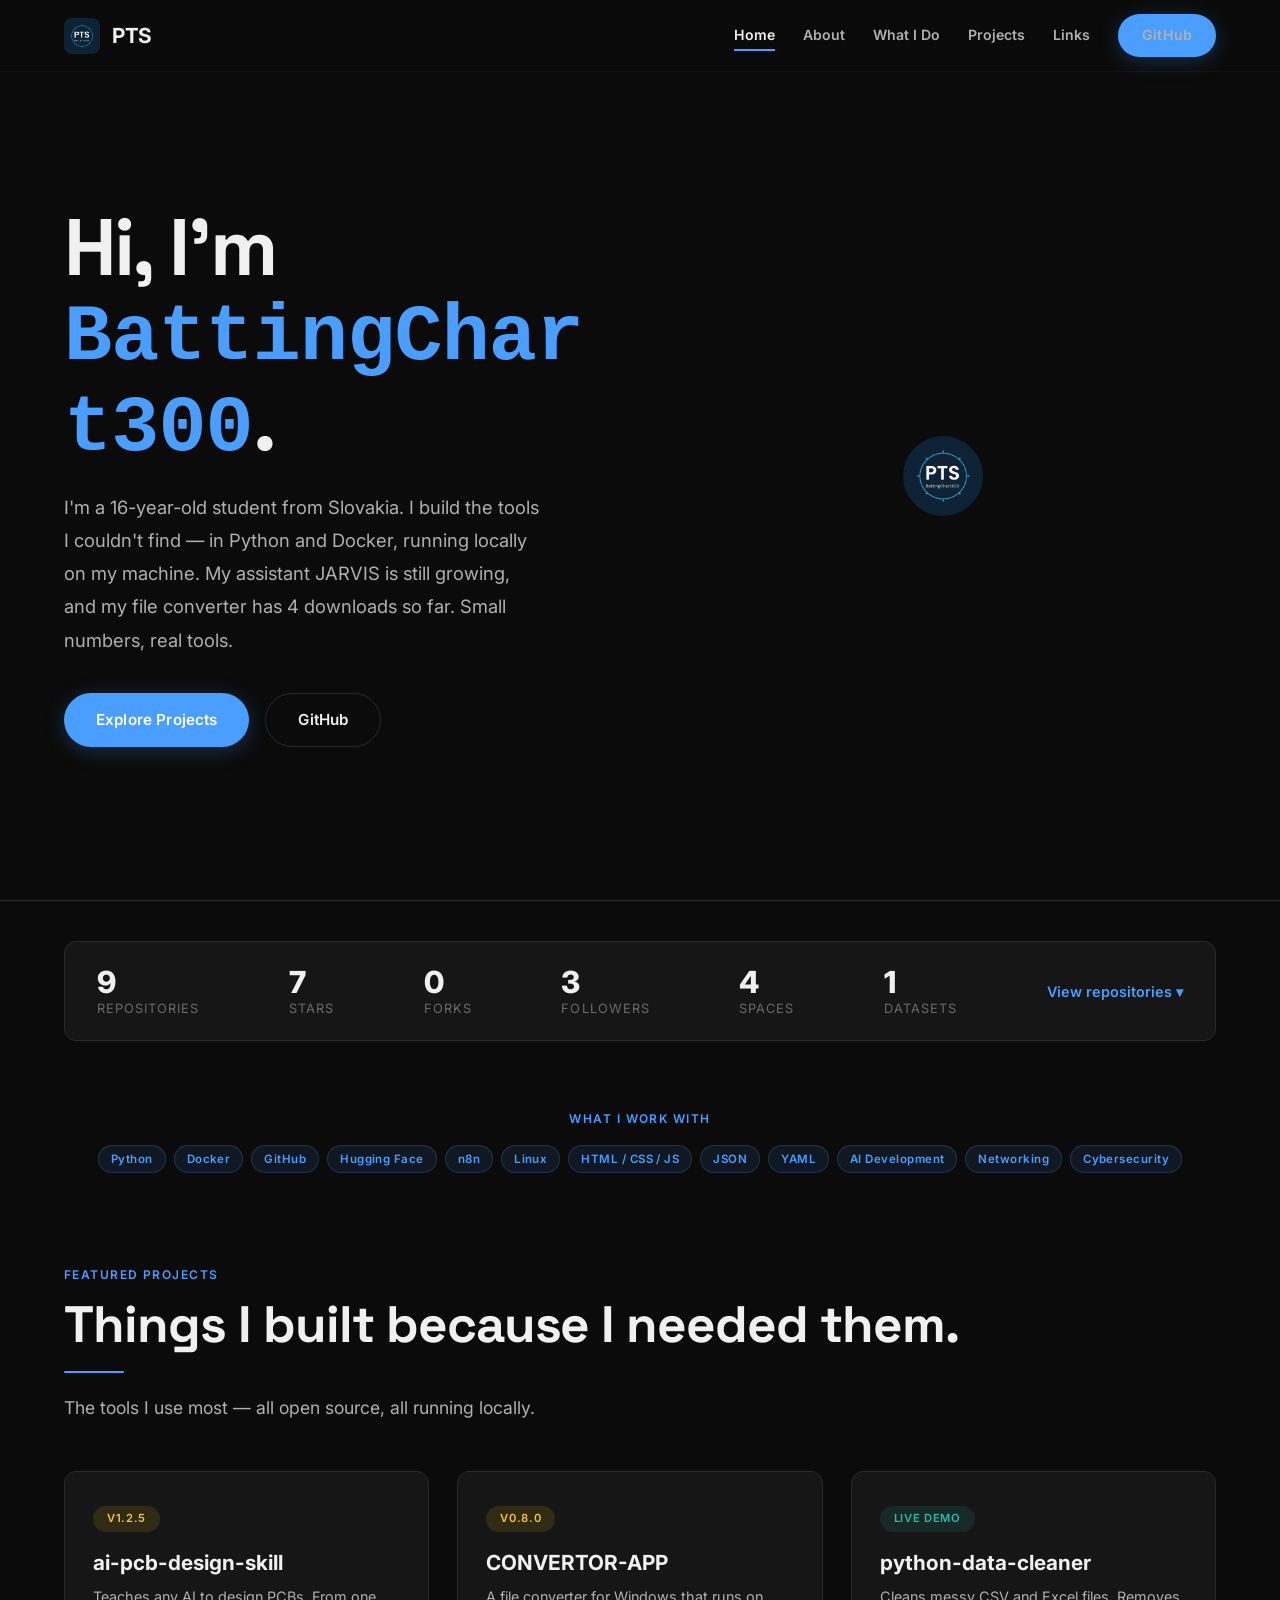
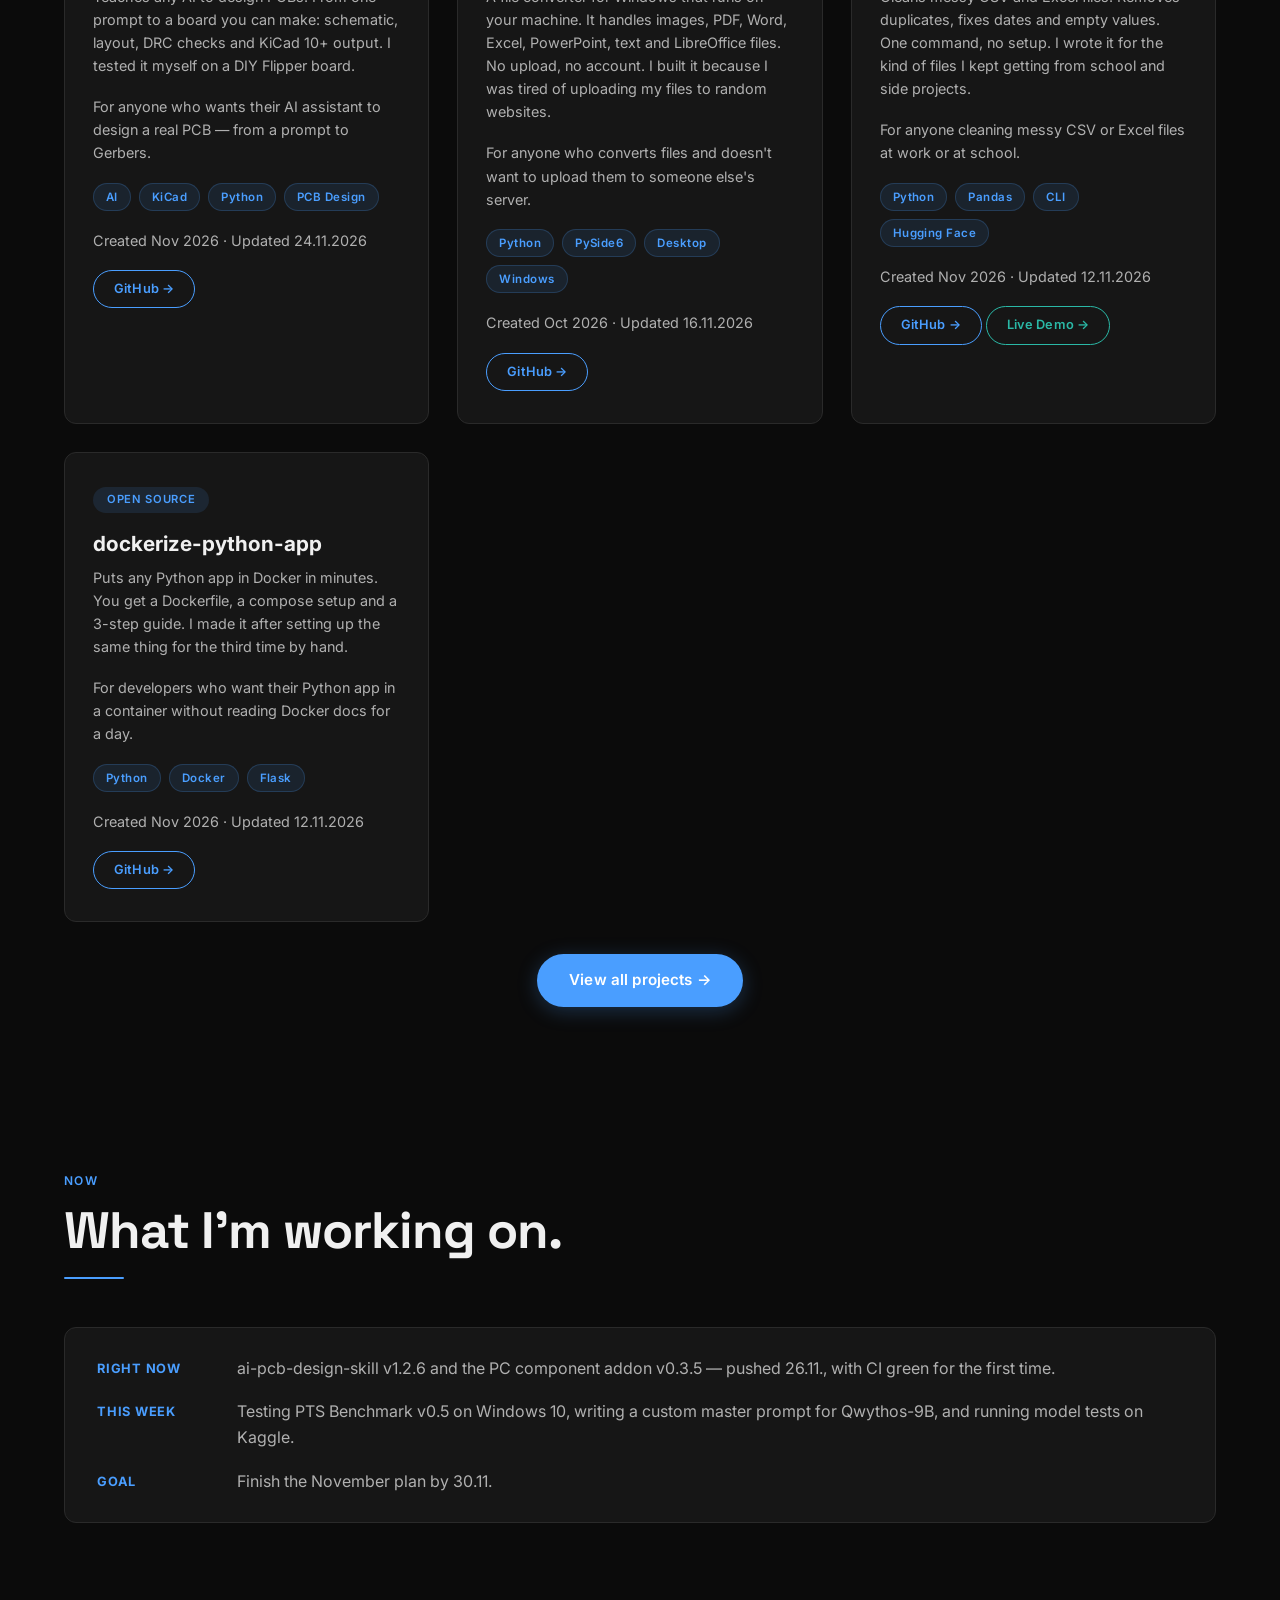
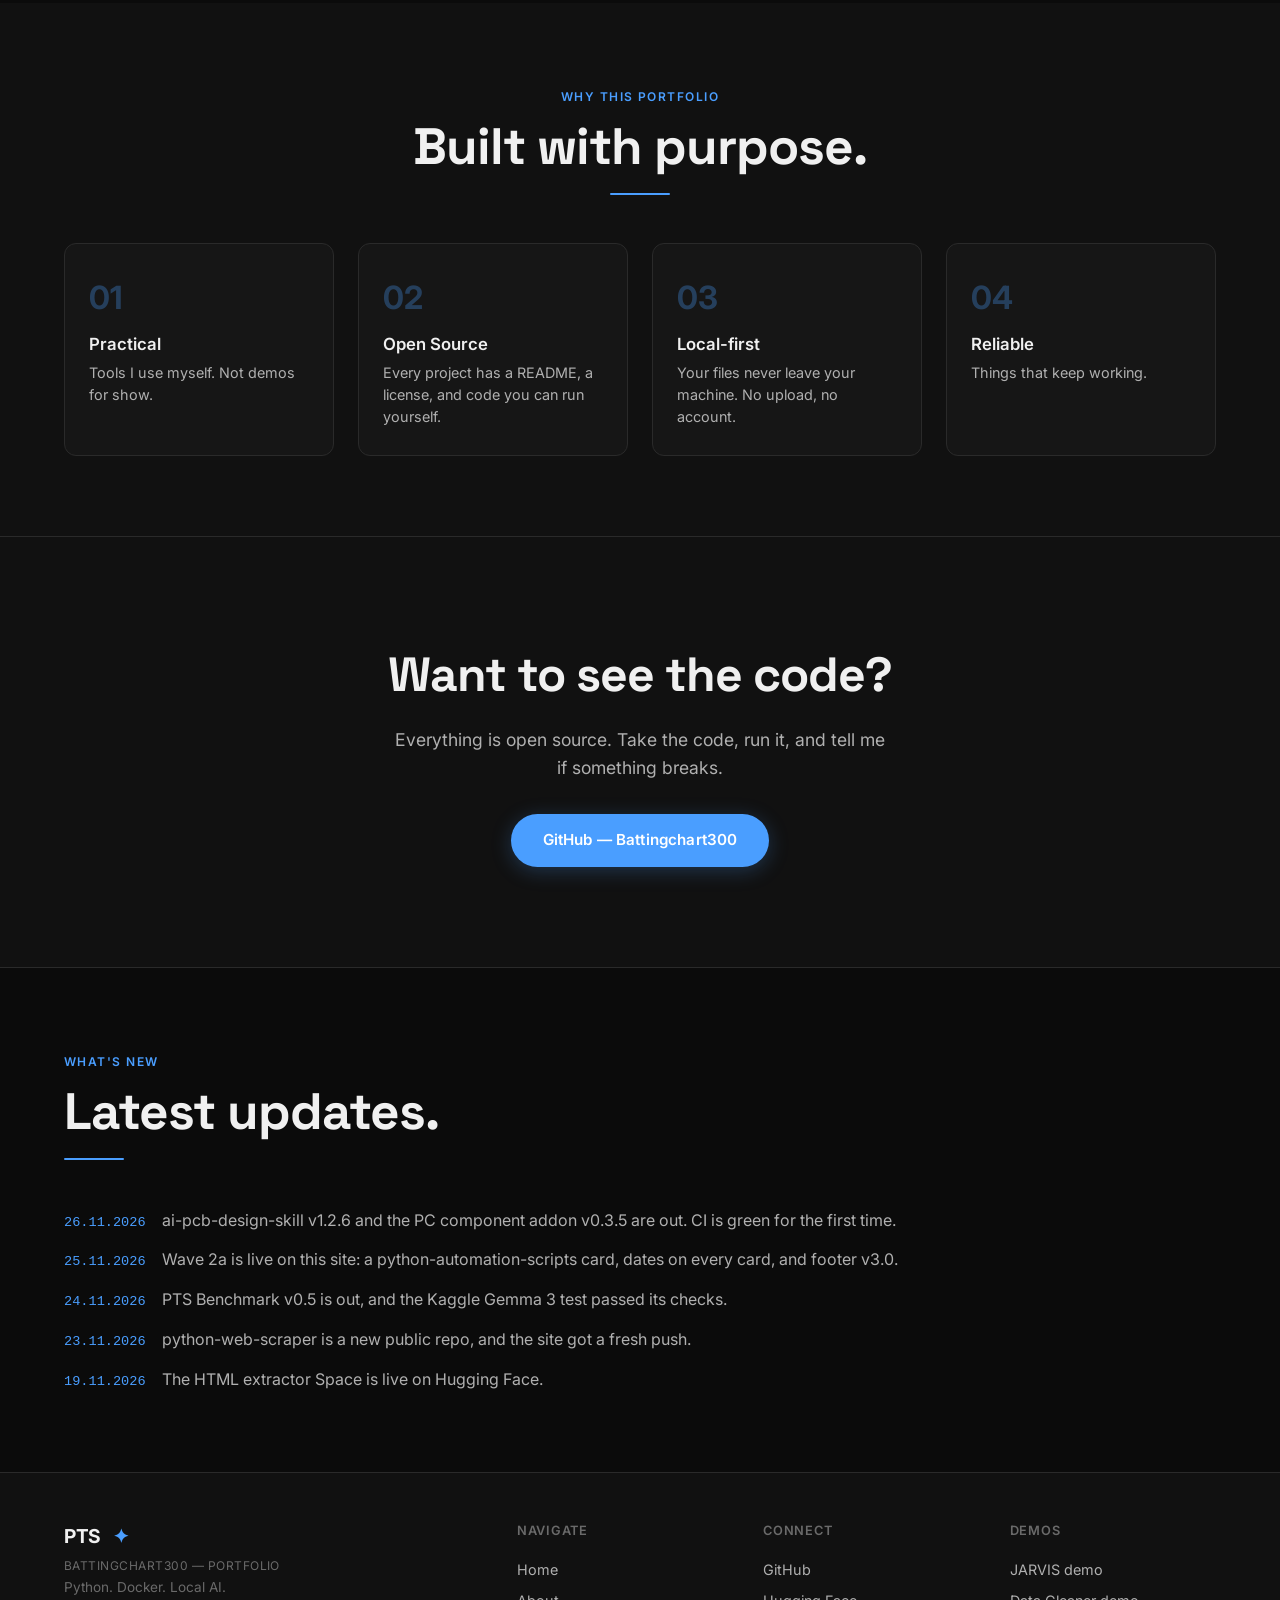
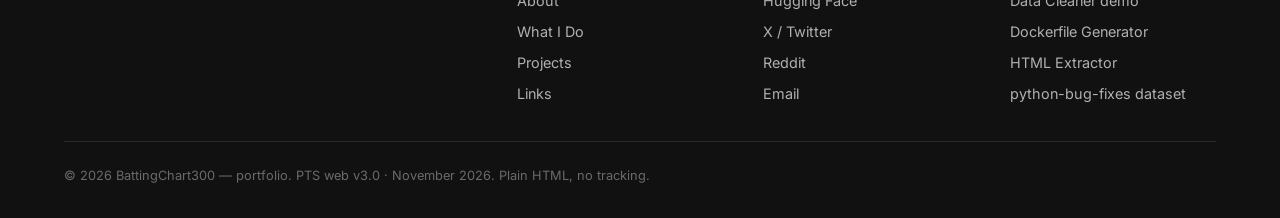
<file: index.html>
<!DOCTYPE html>
<html lang="en">
<head>
    <meta charset="UTF-8" />
    <meta name="viewport" content="width=device-width, initial-scale=1.0" />
    <title>BattingChart300 — Portfolio</title>
    <meta name="description" content="Portfolio of BattingChart300 — 16-year-old student from Slovakia building with Python, Docker and local AI." />
    <meta property="og:title" content="BattingChart300 — Portfolio" />
    <meta property="og:description" content="Portfolio of BattingChart300 — 16-year-old student from Slovakia building with Python, Docker and local AI." />
    <meta property="og:image" content="https://battingchart300.github.io/pts-profile-1000.png" />
    <meta property="og:type" content="website" />
    <meta property="og:url" content="https://battingchart300.github.io/" />
    <link rel="preconnect" href="https://fonts.googleapis.com" />
    <link rel="preconnect" href="https://fonts.gstatic.com" crossorigin />
    <link href="https://fonts.googleapis.com/css2?family=Inter:opsz,wght@14..32,300;14..32,400;14..32,500;14..32,600;14..32,700;14..32,800&family=Space+Grotesk:wght@500;600;700&display=swap" rel="stylesheet" />
    <link rel="stylesheet" href="style.css" />
    <link rel="icon" type="image/png" href="pts-profile-1000.png" />
    <noscript><style>.reveal{opacity:1 !important;transform:none !important}</style></noscript>
</head>
<body>
    <!-- ═══════════ HEADER ═══════════ -->
    <header class="header" id="header">
        <div class="header-inner">
            <a href="index.html" class="logo" aria-label="PTS Home">
                <img src="pts-profile-1000.png" alt="PTS logo" class="logo-img" />
                PTS
            </a>

            <nav class="nav" id="nav" role="navigation" aria-label="Main navigation">
                <a href="index.html" class="active" data-nav>Home</a>
                <a href="about.html" data-nav>About</a>
                <a href="what-i-do.html" data-nav>What I Do</a>
                <a href="projects.html" data-nav>Projects</a>
                <a href="links.html" data-nav>Links</a>
                <a href="https://github.com/Battingchart300" target="_blank" rel="noopener noreferrer" class="btn btn-primary btn-sm nav-cta">GitHub</a>
            </nav>

            <button class="hamburger" id="hamburger" aria-label="Toggle navigation menu" aria-expanded="false">
                <span></span>
                <span></span>
                <span></span>
            </button>
        </div>
    </header>

    <!-- ═══════════ HOME / HERO ═══════════ -->
    <section class="hero" id="home">
        <div class="container hero-grid">
            <div class="hero-content reveal">
                <h1>
                    Hi, I'm <span class="highlight">BattingChart300</span>.
                </h1>
                <p>
                    I'm a 16-year-old student from Slovakia. I build
                    the tools I couldn't find — in Python and Docker, running locally
                    on my machine. My assistant JARVIS is still growing, and my file
                    converter has 4 downloads so far. Small numbers, real tools.
                </p>
                <div class="hero-buttons">
                    <a href="projects.html" class="btn btn-primary">Explore Projects</a>
                    <a href="https://github.com/Battingchart300" target="_blank" rel="noopener noreferrer" class="btn btn-secondary">GitHub</a>
                </div>
            </div>

            <div class="hero-visual reveal reveal-delay-1">
                <img src="pts-profile-1000.png" alt="PTS — BattingChart300 profile picture" class="hero-logo" />
            </div>
        </div>
    </section>

    <!-- ═══════════ GITHUB STATS ═══════════ -->
    <section class="stats-section" id="github-stats">
        <div class="container">
            <button class="stats-strip reveal" id="stats-toggle" aria-expanded="false" aria-controls="stats-table-wrap">
                <span class="stat">
                    <span class="stat-num" id="stat-repos">9</span>
                    <span class="stat-label">Repositories</span>
                </span>
                <span class="stat">
                    <span class="stat-num" id="stat-stars">7</span>
                    <span class="stat-label">Stars</span>
                </span>
                <span class="stat">
                    <span class="stat-num" id="stat-forks">0</span>
                    <span class="stat-label">Forks</span>
                </span>
                <span class="stat">
                    <span class="stat-num" id="stat-followers">3</span>
                    <span class="stat-label">Followers</span>
                </span>
                <span class="stat">
                    <span class="stat-num" id="stat-spaces">4</span>
                    <span class="stat-label">Spaces</span>
                </span>
                <span class="stat">
                    <span class="stat-num" id="stat-datasets">1</span>
                    <span class="stat-label">Datasets</span>
                </span>
                <span class="stats-expand" id="stats-expand-label">View repositories ▾</span>
            </button>

            <div class="stats-table-wrap" id="stats-table-wrap" hidden>
                <table class="stats-table">
                    <thead>
                        <tr>
                            <th>Repository</th>
                            <th>Stars</th>
                            <th>Forks</th>
                            <th>Language</th>
                            <th>Updated</th>
                        </tr>
                    </thead>
                    <tbody id="stats-tbody">
                        <tr>
                            <td><a href="https://github.com/Battingchart300/CONVERTOR-APP" target="_blank" rel="noopener noreferrer">CONVERTOR-APP</a></td>
                            <td>1</td>
                            <td>0</td>
                            <td>Python</td>
                            <td>2026-11-16</td>
                        </tr>
                        <tr>
                            <td><a href="https://github.com/Battingchart300/dockerize-python-app" target="_blank" rel="noopener noreferrer">dockerize-python-app</a></td>
                            <td>1</td>
                            <td>0</td>
                            <td>Python</td>
                            <td>2026-11-12</td>
                        </tr>
                        <tr>
                            <td><a href="https://github.com/Battingchart300/python-data-cleaner" target="_blank" rel="noopener noreferrer">python-data-cleaner</a></td>
                            <td>1</td>
                            <td>0</td>
                            <td>Python</td>
                            <td>2026-11-12</td>
                        </tr>
                        <tr>
                            <td><a href="https://github.com/Battingchart300/Battingchart300" target="_blank" rel="noopener noreferrer">Battingchart300</a></td>
                            <td>0</td>
                            <td>0</td>
                            <td>—</td>
                            <td>2026-11-16</td>
                        </tr>
                        <tr>
                            <td><a href="https://github.com/Battingchart300/Battingchart300.github.io" target="_blank" rel="noopener noreferrer">Battingchart300.github.io</a></td>
                            <td>0</td>
                            <td>0</td>
                            <td>HTML</td>
                            <td>2026-11-16</td>
                        </tr>
                        <tr>
                            <td><a href="https://github.com/Battingchart300/python-automation-scripts" target="_blank" rel="noopener noreferrer">python-automation-scripts</a></td>
                            <td>0</td>
                            <td>0</td>
                            <td>Python</td>
                            <td>2026-11-16</td>
                        </tr>
                        <tr>
                            <td><a href="https://github.com/Battingchart300/python-bug-fixes" target="_blank" rel="noopener noreferrer">python-bug-fixes</a></td>
                            <td>0</td>
                            <td>0</td>
                            <td>—</td>
                            <td>2026-11-16</td>
                        </tr>
                    </tbody>
                </table>
                <p class="stats-note">Live data from GitHub and Hugging Face — refreshed on every visit. <a href="https://github.com/Battingchart300?tab=repositories" target="_blank" rel="noopener noreferrer">See all on GitHub →</a></p>
            </div>
        </div>
    </section>

    <!-- ═══════════ SKILLS ═══════════ -->
    <section id="skills">
        <div class="container">
            <div class="skills-strip reveal">
                <span class="section-label">What I work with</span>
                <div class="tech-tags skills-tags">
                    <span class="tech-tag">Python</span>
                    <span class="tech-tag">Docker</span>
                    <span class="tech-tag">GitHub</span>
                    <span class="tech-tag">Hugging Face</span>
                    <span class="tech-tag">n8n</span>
                    <span class="tech-tag">Linux</span>
                    <span class="tech-tag">HTML / CSS / JS</span>
                    <span class="tech-tag">JSON</span>
                    <span class="tech-tag">YAML</span>
                    <span class="tech-tag">AI Development</span>
                    <span class="tech-tag">Networking</span>
                    <span class="tech-tag">Cybersecurity</span>
                </div>
            </div>
        </div>
    </section>

    <!-- ═══════════ FEATURED PROJECTS ═══════════ -->
    <section id="featured-projects">
        <div class="container">
            <div class="section-header reveal">
                <span class="section-label">Featured Projects</span>
                <h2 class="section-title">Things I built because I needed them.</h2>
                <div class="section-divider"></div>
                <p class="section-sub">The tools I use most — all open source, all running locally.</p>
            </div>

            <div class="projects-grid">
                <div class="project-card reveal reveal-delay-1">
                    <span class="badge dev">v1.2.5</span>
                    <h3>ai-pcb-design-skill</h3>
                    <p>
                        Teaches any AI to design PCBs. From one prompt to a board you can make: schematic, layout, DRC checks and KiCad 10+ output. I tested it myself on a DIY Flipper board.
                    </p>
                    <p class="project-for">For anyone who wants their AI assistant to design a real PCB — from a prompt to Gerbers.</p>
                    <div class="tech-tags">
                        <span class="tech-tag">AI</span>
                        <span class="tech-tag">KiCad</span>
                        <span class="tech-tag">Python</span>
                        <span class="tech-tag">PCB Design</span>
                    </div>
                    <p class="project-date">Created Nov 2026 · Updated 24.11.2026</p>
                    <a href="https://github.com/Battingchart300/ai-pcb-design-skill" target="_blank" rel="noopener noreferrer" class="btn btn-outline-accent btn-sm">GitHub →</a>
                </div>
                <div class="project-card reveal reveal-delay-2">
                    <span class="badge dev">v0.8.0</span>
                    <h3>CONVERTOR-APP</h3>
                    <p>
                        A file converter for Windows that runs on your machine. It handles images, PDF, Word, Excel, PowerPoint, text and LibreOffice files. No upload, no account. I built it because I was tired of uploading my files to random websites.
                    </p>
                    <p class="project-for">For anyone who converts files and doesn't want to upload them to someone else's server.</p>
                    <div class="tech-tags">
                        <span class="tech-tag">Python</span>
                        <span class="tech-tag">PySide6</span>
                        <span class="tech-tag">Desktop</span>
                        <span class="tech-tag">Windows</span>
                    </div>
                    <p class="project-date">Created Oct 2026 · Updated 16.11.2026</p>
                    <a href="https://github.com/Battingchart300/CONVERTOR-APP" target="_blank" rel="noopener noreferrer" class="btn btn-outline-accent btn-sm">GitHub →</a>
                </div>
                <div class="project-card reveal reveal-delay-3">
                    <span class="badge demo">Live Demo</span>
                    <h3>python-data-cleaner</h3>
                    <p>
                        Cleans messy CSV and Excel files. Removes duplicates, fixes dates and empty values. One command, no setup. I wrote it for the kind of files I kept getting from school and side projects.
                    </p>
                    <p class="project-for">For anyone cleaning messy CSV or Excel files at work or at school.</p>
                    <div class="tech-tags">
                        <span class="tech-tag">Python</span>
                        <span class="tech-tag">Pandas</span>
                        <span class="tech-tag">CLI</span>
                        <span class="tech-tag">Hugging Face</span>
                    </div>
                    <p class="project-date">Created Nov 2026 · Updated 12.11.2026</p>
                    <a href="https://github.com/Battingchart300/python-data-cleaner" target="_blank" rel="noopener noreferrer" class="btn btn-outline-accent btn-sm">GitHub →</a>
                    <a href="https://huggingface.co/spaces/Battingchart300/python-data-cleaner" target="_blank" rel="noopener noreferrer" class="btn btn-demo btn-sm">Live Demo →</a>
                </div>
                <div class="project-card reveal reveal-delay-4">
                    <span class="badge">Open Source</span>
                    <h3>dockerize-python-app</h3>
                    <p>
                        Puts any Python app in Docker in minutes. You get a Dockerfile, a compose setup and a 3-step guide. I made it after setting up the same thing for the third time by hand.
                    </p>
                    <p class="project-for">For developers who want their Python app in a container without reading Docker docs for a day.</p>
                    <div class="tech-tags">
                        <span class="tech-tag">Python</span>
                        <span class="tech-tag">Docker</span>
                        <span class="tech-tag">Flask</span>
                    </div>
                    <p class="project-date">Created Nov 2026 · Updated 12.11.2026</p>
                    <a href="https://github.com/Battingchart300/dockerize-python-app" target="_blank" rel="noopener noreferrer" class="btn btn-outline-accent btn-sm">GitHub →</a>
                </div>
            </div>

            <div class="text-center" style="margin-top: 32px;">
                <a href="projects.html" class="btn btn-primary reveal">View all projects →</a>
            </div>
        </div>
    </section>

    <!-- ═══════════ NOW ═══════════ -->
    <section id="now">
        <div class="container">
            <div class="section-header reveal">
                <span class="section-label">Now</span>
                <h2 class="section-title">What I'm working on.</h2>
                <div class="section-divider"></div>
            </div>

            <div class="now-box reveal">
                <div class="now-row">
                    <span class="now-label">Right now</span>
                    <p>ai-pcb-design-skill v1.2.6 and the PC component addon v0.3.5 — pushed 26.11., with CI green for the first time.</p>
                </div>
                <div class="now-row">
                    <span class="now-label">This week</span>
                    <p>Testing PTS Benchmark v0.5 on Windows 10, writing a custom master prompt for Qwythos-9B, and running model tests on Kaggle.</p>
                </div>
                <div class="now-row">
                    <span class="now-label">Goal</span>
                    <p>Finish the November plan by 30.11.</p>
                </div>
            </div>
        </div>
    </section>


    <!-- ═══════════ WHY THIS PORTFOLIO ═══════════ -->
    <section class="bg-elevated" id="why-pts">
        <div class="container">
            <div class="section-header text-center reveal">
                <span class="section-label">Why This Portfolio</span>
                <h2 class="section-title">Built with purpose.</h2>
                <div class="section-divider mx-auto"></div>
            </div>

            <div class="values-grid">
                <div class="value-item reveal reveal-delay-1">
                    <span class="num">01</span>
                    <h4>Practical</h4>
                    <p>Tools I use myself. Not demos for show.</p>
                </div>
                <div class="value-item reveal reveal-delay-2">
                    <span class="num">02</span>
                    <h4>Open Source</h4>
                    <p>Every project has a README, a license, and code you can run yourself.</p>
                </div>
                <div class="value-item reveal reveal-delay-3">
                    <span class="num">03</span>
                    <h4>Local-first</h4>
                    <p>Your files never leave your machine. No upload, no account.</p>
                </div>
                <div class="value-item reveal reveal-delay-4">
                    <span class="num">04</span>
                    <h4>Reliable</h4>
                    <p>Things that keep working.</p>
                </div>
            </div>
        </div>
    </section>

    <!-- ═══════════ CTA ═══════════ -->
    <section class="cta-section">
        <div class="container">
            <div class="cta-inner reveal">
                <h2>Want to see the code?</h2>
                <p>Everything is open source. Take the code, run it, and tell me if something breaks.</p>
                <a href="https://github.com/Battingchart300" target="_blank" rel="noopener noreferrer" class="btn btn-primary">GitHub — Battingchart300</a>
            </div>
        </div>
    </section>

    <!-- ═══════════ WHAT'S NEW ═══════════ -->
    <section id="whats-new">
        <div class="container">
            <div class="section-header reveal">
                <span class="section-label">What's New</span>
                <h2 class="section-title">Latest updates.</h2>
                <div class="section-divider"></div>
            </div>

            <ul class="news-list reveal">
                <li>
                    <span class="news-date">26.11.2026</span>
                    <p>ai-pcb-design-skill v1.2.6 and the PC component addon v0.3.5 are out. CI is green for the first time.</p>
                </li>
                <li>
                    <span class="news-date">25.11.2026</span>
                    <p>Wave 2a is live on this site: a python-automation-scripts card, dates on every card, and footer v3.0.</p>
                </li>
                <li>
                    <span class="news-date">24.11.2026</span>
                    <p>PTS Benchmark v0.5 is out, and the Kaggle Gemma 3 test passed its checks.</p>
                </li>
                <li>
                    <span class="news-date">23.11.2026</span>
                    <p>python-web-scraper is a new public repo, and the site got a fresh push.</p>
                </li>
                <li>
                    <span class="news-date">19.11.2026</span>
                    <p>The HTML extractor Space is live on Hugging Face.</p>
                </li>
            </ul>
        </div>
    </section>

    <!-- ═══════════ FOOTER ═══════════ -->
    <footer class="footer">
        <div class="container">
            <div class="footer-grid">
                <div class="footer-brand">
                    <div class="logo">PTS <span>✦</span></div>
                    <div class="full-name">BattingChart300 — Portfolio</div>
                    <div class="tagline">Python. Docker. Local AI.</div>
                </div>
                <div class="footer-col">
                    <h5>Navigate</h5>
                    <a href="index.html">Home</a>
                    <a href="about.html">About</a>
                    <a href="what-i-do.html">What I Do</a>
                    <a href="projects.html">Projects</a>
                    <a href="links.html">Links</a>
                </div>
                <div class="footer-col">
                    <h5>Connect</h5>
                    <a href="https://github.com/Battingchart300" target="_blank" rel="noopener noreferrer">GitHub</a>
                    <a href="https://huggingface.co/Battingchart300" target="_blank" rel="noopener noreferrer">Hugging Face</a>
                    <a href="https://x.com/BattingChart300" target="_blank" rel="noopener noreferrer">X / Twitter</a>
                    <a href="https://www.reddit.com/user/BattingChart300/" target="_blank" rel="noopener noreferrer">Reddit</a>
                    <a href="mailto:BattingChart300-portfolio@hotmail.com">Email</a>
                </div>
                <div class="footer-col">
                    <h5>Demos</h5>
                    <a href="https://huggingface.co/spaces/Battingchart300/jarvis-PTS-comporatione-demo" target="_blank" rel="noopener noreferrer">JARVIS demo</a>
                    <a href="https://huggingface.co/spaces/Battingchart300/python-data-cleaner" target="_blank" rel="noopener noreferrer">Data Cleaner demo</a>
                    <a href="https://huggingface.co/spaces/Battingchart300/dockerfile-generator" target="_blank" rel="noopener noreferrer">Dockerfile Generator</a>
                    <a href="https://huggingface.co/spaces/Battingchart300/html-extractor" target="_blank" rel="noopener noreferrer">HTML Extractor</a>
                    <a href="https://huggingface.co/datasets/Battingchart300/python-bug-fixes" target="_blank" rel="noopener noreferrer">python-bug-fixes dataset</a>
                </div>
            </div>
            <div class="footer-bottom">
                <span>&copy; 2026 BattingChart300 — portfolio. PTS web v3.0 · November 2026. Plain HTML, no tracking.</span>
            </div>
        </div>
    </footer>

    <script src="script.js"></script>
</body>
</html>
</file>
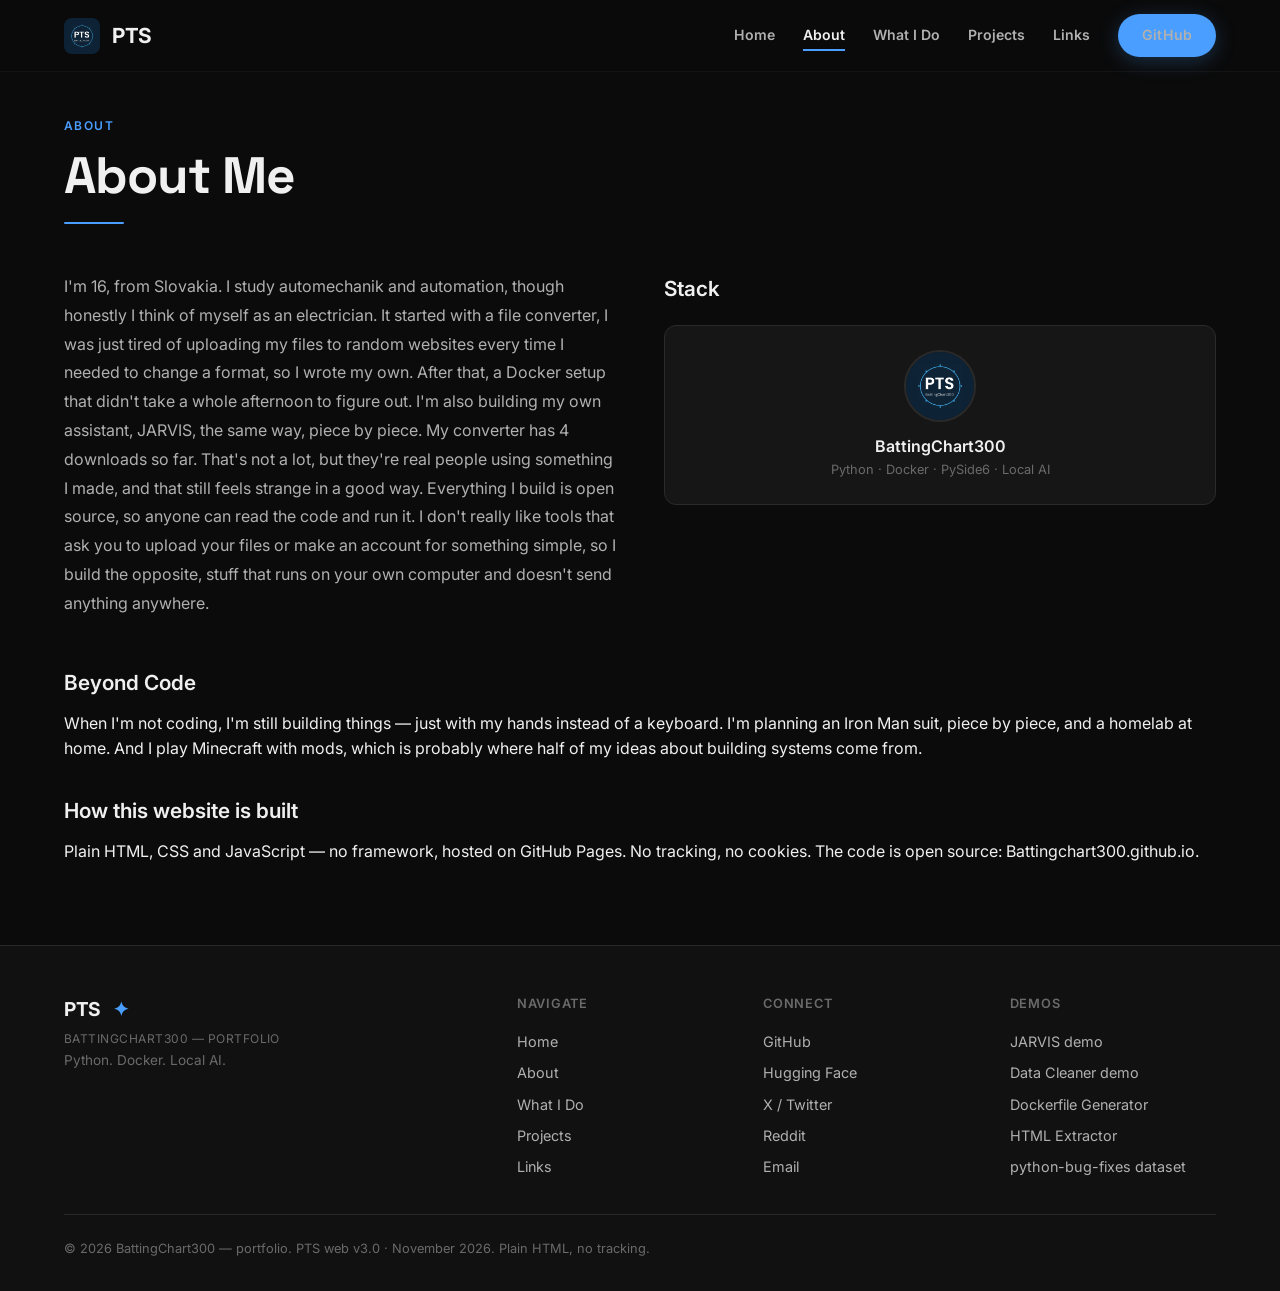
<file: about.html>
<!DOCTYPE html>
<html lang="en">
<head>
    <meta charset="UTF-8" />
    <meta name="viewport" content="width=device-width, initial-scale=1.0" />
    <title>About — BattingChart300</title>
    <meta name="description" content="About BattingChart300 — 16-year-old student from Slovakia building with Python, Docker and local AI." />
    <meta property="og:title" content="About — BattingChart300" />
    <meta property="og:description" content="About BattingChart300 — 16-year-old student from Slovakia building with Python, Docker and local AI." />
    <meta property="og:image" content="https://battingchart300.github.io/pts-profile-1000.png" />
    <meta property="og:type" content="website" />
    <meta property="og:url" content="https://battingchart300.github.io/about.html" />
    <link rel="preconnect" href="https://fonts.googleapis.com" />
    <link rel="preconnect" href="https://fonts.gstatic.com" crossorigin />
    <link href="https://fonts.googleapis.com/css2?family=Inter:opsz,wght@14..32,300;14..32,400;14..32,500;14..32,600;14..32,700;14..32,800&family=Space+Grotesk:wght@500;600;700&display=swap" rel="stylesheet" />
    <link rel="stylesheet" href="style.css" />
    <link rel="icon" type="image/png" href="pts-profile-1000.png" />
    <noscript><style>.reveal{opacity:1 !important;transform:none !important}</style></noscript>
</head>
<body>
    <!-- HEADER (About active) -->
    <header class="header" id="header">
        <div class="header-inner">
            <a href="index.html" class="logo" aria-label="PTS Home">
                <img src="pts-profile-1000.png" alt="PTS logo" class="logo-img" />
                PTS
            </a>

            <nav class="nav" id="nav" role="navigation" aria-label="Main navigation">
                <a href="index.html" data-nav>Home</a>
                <a href="about.html" class="active" data-nav>About</a>
                <a href="what-i-do.html" data-nav>What I Do</a>
                <a href="projects.html" data-nav>Projects</a>
                <a href="links.html" data-nav>Links</a>
                <a href="https://github.com/Battingchart300" target="_blank" rel="noopener noreferrer" class="btn btn-primary btn-sm nav-cta">GitHub</a>
            </nav>

            <button class="hamburger" id="hamburger" aria-label="Toggle navigation menu" aria-expanded="false">
                <span></span>
                <span></span>
                <span></span>
            </button>
        </div>
    </header>

    <!-- ═══════════ ABOUT PAGE CONTENT ═══════════ -->
    <section id="about" style="padding-top: calc(var(--header-height) + 40px);">
        <div class="container">
            <div class="section-header reveal">
                <span class="section-label">About</span>
                <h2 class="section-title">About Me</h2>
                <div class="section-divider"></div>
            </div>

            <div class="about-grid">
                <div class="content reveal">
                    <p>
                        I'm 16, from Slovakia. I study automechanik and automation, though honestly I think of myself as an electrician. It started with a file converter, I was just tired of uploading my files to random websites every time I needed to change a format, so I wrote my own. After that, a Docker setup that didn't take a whole afternoon to figure out. I'm also building my own assistant, JARVIS, the same way, piece by piece. My converter has 4 downloads so far. That's not a lot, but they're real people using something I made, and that still feels strange in a good way. Everything I build is open source, so anyone can read the code and run it. I don't really like tools that ask you to upload your files or make an account for something simple, so I build the opposite, stuff that runs on your own computer and doesn't send anything anywhere.
                    </p>
                </div>

                <div class="content reveal reveal-delay-1">
                    <h3 style="font-size:1.3rem; font-weight:600; margin-bottom:12px;">Stack</h3>
                    <div class="team-placeholder">
                        <div class="team-card">
                            <img src="pts-profile-1000.png" alt="BattingChart300" class="avatar-img" />
                            <h4>BattingChart300</h4>
                            <div class="role">Python · Docker · PySide6 · Local AI</div>
                        </div>
                    </div>
                </div>
            </div>
            <div class="content reveal" style="margin-top: 32px;">
                <h3 style="font-size:1.3rem; font-weight:600; margin-bottom:12px;">Beyond Code</h3>
                <p>
                    When I'm not coding, I'm still building things — just with my hands instead of a keyboard. I'm planning an Iron Man suit, piece by piece, and a homelab at home. And I play Minecraft with mods, which is probably where half of my ideas about building systems come from.
                </p>
            </div>
            <div class="content reveal" style="margin-top: 32px;">
                <h3 style="font-size:1.3rem; font-weight:600; margin-bottom:12px;">How this website is built</h3>
                <p>
                    Plain HTML, CSS and JavaScript — no framework, hosted on GitHub Pages. No tracking, no cookies. The code is open source: <a href="https://github.com/Battingchart300/Battingchart300.github.io" target="_blank" rel="noopener noreferrer">Battingchart300.github.io</a>.
                </p>
            </div>
        </div>
    </section>

    <!-- FOOTER -->
    <footer class="footer">
        <div class="container">
            <div class="footer-grid">
                <div class="footer-brand">
                    <div class="logo">PTS <span>✦</span></div>
                    <div class="full-name">BattingChart300 — Portfolio</div>
                    <div class="tagline">Python. Docker. Local AI.</div>
                </div>
                <div class="footer-col">
                    <h5>Navigate</h5>
                    <a href="index.html">Home</a>
                    <a href="about.html">About</a>
                    <a href="what-i-do.html">What I Do</a>
                    <a href="projects.html">Projects</a>
                    <a href="links.html">Links</a>
                </div>
                <div class="footer-col">
                    <h5>Connect</h5>
                    <a href="https://github.com/Battingchart300" target="_blank" rel="noopener noreferrer">GitHub</a>
                    <a href="https://huggingface.co/Battingchart300" target="_blank" rel="noopener noreferrer">Hugging Face</a>
                    <a href="https://x.com/BattingChart300" target="_blank" rel="noopener noreferrer">X / Twitter</a>
                    <a href="https://www.reddit.com/user/BattingChart300/" target="_blank" rel="noopener noreferrer">Reddit</a>
                    <a href="mailto:BattingChart300-portfolio@hotmail.com">Email</a>
                </div>
                <div class="footer-col">
                    <h5>Demos</h5>
                    <a href="https://huggingface.co/spaces/Battingchart300/jarvis-PTS-comporatione-demo" target="_blank" rel="noopener noreferrer">JARVIS demo</a>
                    <a href="https://huggingface.co/spaces/Battingchart300/python-data-cleaner" target="_blank" rel="noopener noreferrer">Data Cleaner demo</a>
                    <a href="https://huggingface.co/spaces/Battingchart300/dockerfile-generator" target="_blank" rel="noopener noreferrer">Dockerfile Generator</a>
                    <a href="https://huggingface.co/spaces/Battingchart300/html-extractor" target="_blank" rel="noopener noreferrer">HTML Extractor</a>
                    <a href="https://huggingface.co/datasets/Battingchart300/python-bug-fixes" target="_blank" rel="noopener noreferrer">python-bug-fixes dataset</a>
                </div>
            </div>
            <div class="footer-bottom">
                <span>&copy; 2026 BattingChart300 — portfolio. PTS web v3.0 · November 2026. Plain HTML, no tracking.</span>
            </div>
        </div>
    </footer>

    <script src="script.js"></script>
</body>
</html>
</file>
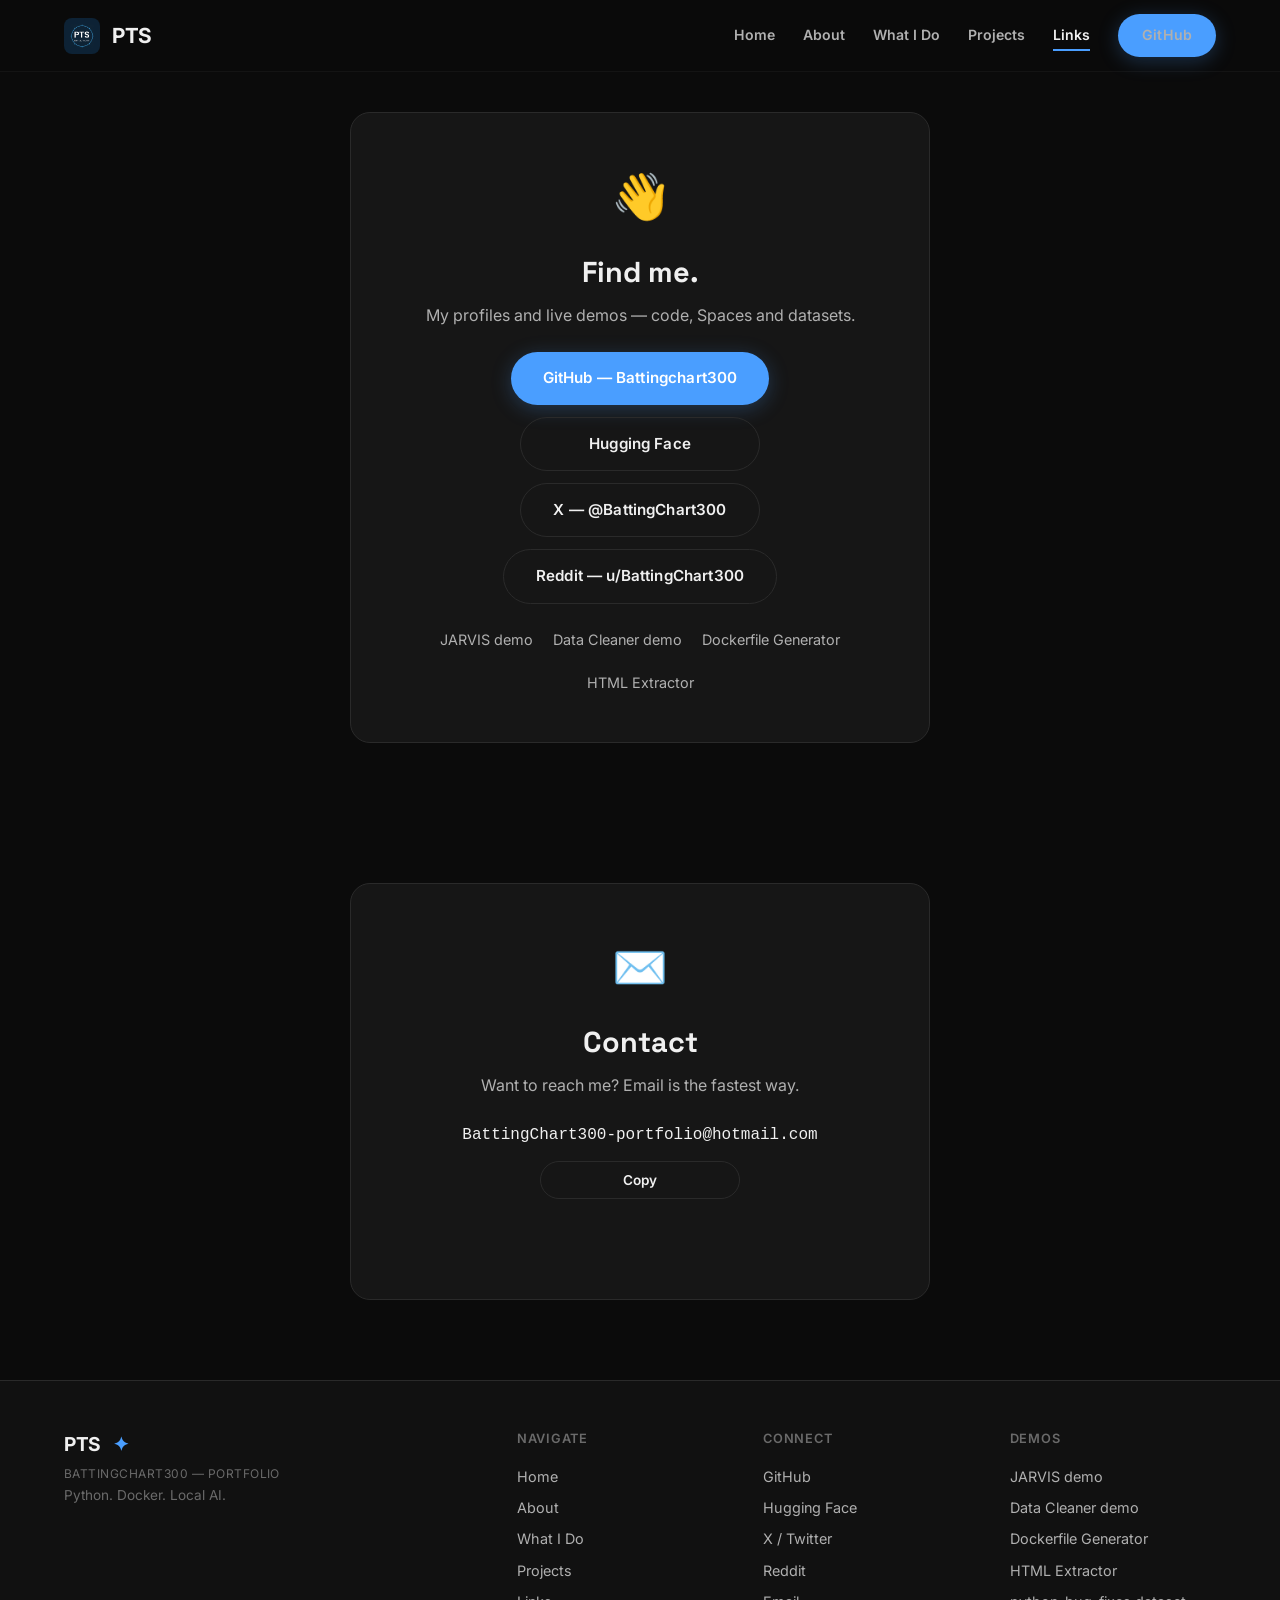
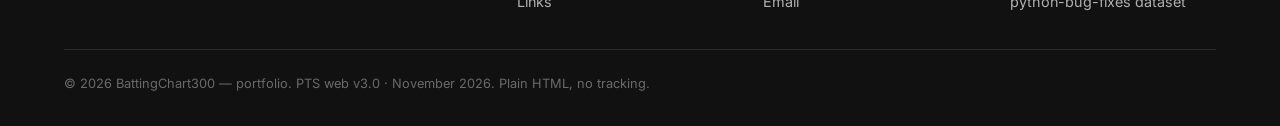
<file: links.html>
<!DOCTYPE html>
<html lang="en">
<head>
    <meta charset="UTF-8" />
    <meta name="viewport" content="width=device-width, initial-scale=1.0" />
    <title>Links — BattingChart300</title>
    <meta name="description" content="Find BattingChart300 — GitHub, Hugging Face, X, Reddit and live demos." />
    <meta property="og:title" content="Links — BattingChart300" />
    <meta property="og:description" content="Find BattingChart300 — GitHub, Hugging Face, X, Reddit and live demos." />
    <meta property="og:image" content="https://battingchart300.github.io/pts-profile-1000.png" />
    <meta property="og:type" content="website" />
    <meta property="og:url" content="https://battingchart300.github.io/links.html" />
    <link rel="preconnect" href="https://fonts.googleapis.com" />
    <link rel="preconnect" href="https://fonts.gstatic.com" crossorigin />
    <link href="https://fonts.googleapis.com/css2?family=Inter:opsz,wght@14..32,300;14..32,400;14..32,500;14..32,600;14..32,700;14..32,800&family=Space+Grotesk:wght@500;600;700&display=swap" rel="stylesheet" />
    <link rel="stylesheet" href="style.css" />
    <link rel="icon" type="image/png" href="pts-profile-1000.png" />
    <noscript><style>.reveal{opacity:1 !important;transform:none !important}</style></noscript>
</head>
<body>
    <!-- HEADER (Contact active) -->
    <header class="header" id="header">
        <div class="header-inner">
            <a href="index.html" class="logo" aria-label="PTS Home">
                <img src="pts-profile-1000.png" alt="PTS logo" class="logo-img" />
                PTS
            </a>

            <nav class="nav" id="nav" role="navigation" aria-label="Main navigation">
                <a href="index.html" data-nav>Home</a>
                <a href="about.html" data-nav>About</a>
                <a href="what-i-do.html" data-nav>What I Do</a>
                <a href="projects.html" data-nav>Projects</a>
                <a href="links.html" class="active" data-nav>Links</a>
                <a href="https://github.com/Battingchart300" target="_blank" rel="noopener noreferrer" class="btn btn-primary btn-sm nav-cta">GitHub</a>
            </nav>

            <button class="hamburger" id="hamburger" aria-label="Toggle navigation menu" aria-expanded="false">
                <span></span>
                <span></span>
                <span></span>
            </button>
        </div>
    </header>

    <!-- ═══════════ CONTACT PAGE ═══════════ -->
    <section id="contact-page" class="contact-section" style="padding-top: calc(var(--header-height) + 40px);">
        <div class="container">
            <div class="contact-box reveal">
                <span class="icon-big">👋</span>
                <h2>Find me.</h2>
                <p>
                    My profiles and live demos — code, Spaces and datasets.
                </p>
                <div style="display: flex; flex-direction: column; gap: 12px; align-items: center; margin-bottom: 24px;">
                    <a href="https://github.com/Battingchart300" target="_blank" rel="noopener noreferrer" class="btn btn-primary" style="min-width: 240px;">GitHub — Battingchart300</a>
                    <a href="https://huggingface.co/Battingchart300" target="_blank" rel="noopener noreferrer" class="btn btn-secondary" style="min-width: 240px;">Hugging Face</a>
                    <a href="https://x.com/BattingChart300" target="_blank" rel="noopener noreferrer" class="btn btn-secondary" style="min-width: 240px;">X — @BattingChart300</a>
                    <a href="https://www.reddit.com/user/BattingChart300/" target="_blank" rel="noopener noreferrer" class="btn btn-secondary" style="min-width: 240px;">Reddit — u/BattingChart300</a>
                </div>
                <div style="display: flex; justify-content: center; gap: 20px; flex-wrap: wrap;">
                    <a href="https://huggingface.co/spaces/Battingchart300/jarvis-PTS-comporatione-demo" target="_blank" rel="noopener noreferrer" style="color: var(--text-secondary); font-size:0.9rem; transition: color var(--transition);">JARVIS demo</a>
                    <a href="https://huggingface.co/spaces/Battingchart300/python-data-cleaner" target="_blank" rel="noopener noreferrer" style="color: var(--text-secondary); font-size:0.9rem; transition: color var(--transition);">Data Cleaner demo</a>
                    <a href="https://huggingface.co/spaces/Battingchart300/dockerfile-generator" target="_blank" rel="noopener noreferrer" style="color: var(--text-secondary); font-size:0.9rem; transition: color var(--transition);">Dockerfile Generator</a>
                    <a href="https://huggingface.co/spaces/Battingchart300/html-extractor" target="_blank" rel="noopener noreferrer" style="color: var(--text-secondary); font-size:0.9rem; transition: color var(--transition);">HTML Extractor</a>
                </div>
            </div>
        </div>
    </section>

    <!-- ═══════════ CONTACT CARD ═══════════ -->
    <section id="contact-card" class="contact-section">
        <div class="container">
            <div class="contact-box reveal">
                <span class="icon-big">✉️</span>
                <h2>Contact</h2>
                <p>
                    Want to reach me? Email is the fastest way.
                </p>
                <div style="display: flex; gap: 12px; align-items: center; justify-content: center; flex-wrap: wrap;">
                    <span id="contact-email" style="font-family: var(--font-mono); font-size: 1rem; word-break: break-all;">BattingChart300-portfolio@hotmail.com</span>
                    <button id="copy-email" type="button" class="btn btn-secondary btn-sm">Copy</button>
                </div>
                <p id="copy-feedback" style="font-size: 0.85rem; color: var(--text-secondary); min-height: 1.2em; margin-top: 12px;"></p>
            </div>
        </div>
    </section>

    <!-- FOOTER -->
    <footer class="footer">
        <div class="container">
            <div class="footer-grid">
                <div class="footer-brand">
                    <div class="logo">PTS <span>✦</span></div>
                    <div class="full-name">BattingChart300 — Portfolio</div>
                    <div class="tagline">Python. Docker. Local AI.</div>
                </div>
                <div class="footer-col">
                    <h5>Navigate</h5>
                    <a href="index.html">Home</a>
                    <a href="about.html">About</a>
                    <a href="what-i-do.html">What I Do</a>
                    <a href="projects.html">Projects</a>
                    <a href="links.html">Links</a>
                </div>
                <div class="footer-col">
                    <h5>Connect</h5>
                    <a href="https://github.com/Battingchart300" target="_blank" rel="noopener noreferrer">GitHub</a>
                    <a href="https://huggingface.co/Battingchart300" target="_blank" rel="noopener noreferrer">Hugging Face</a>
                    <a href="https://x.com/BattingChart300" target="_blank" rel="noopener noreferrer">X / Twitter</a>
                    <a href="https://www.reddit.com/user/BattingChart300/" target="_blank" rel="noopener noreferrer">Reddit</a>
                    <a href="mailto:BattingChart300-portfolio@hotmail.com">Email</a>
                </div>
                <div class="footer-col">
                    <h5>Demos</h5>
                    <a href="https://huggingface.co/spaces/Battingchart300/jarvis-PTS-comporatione-demo" target="_blank" rel="noopener noreferrer">JARVIS demo</a>
                    <a href="https://huggingface.co/spaces/Battingchart300/python-data-cleaner" target="_blank" rel="noopener noreferrer">Data Cleaner demo</a>
                    <a href="https://huggingface.co/spaces/Battingchart300/dockerfile-generator" target="_blank" rel="noopener noreferrer">Dockerfile Generator</a>
                    <a href="https://huggingface.co/spaces/Battingchart300/html-extractor" target="_blank" rel="noopener noreferrer">HTML Extractor</a>
                    <a href="https://huggingface.co/datasets/Battingchart300/python-bug-fixes" target="_blank" rel="noopener noreferrer">python-bug-fixes dataset</a>
                </div>
            </div>
            <div class="footer-bottom">
                <span>&copy; 2026 BattingChart300 — portfolio. PTS web v3.0 · November 2026. Plain HTML, no tracking.</span>
            </div>
        </div>
    </footer>

    <script src="script.js"></script>
    <script>
        (function () {
            var btn = document.getElementById('copy-email');
            var email = document.getElementById('contact-email').textContent.trim();
            var note = document.getElementById('copy-feedback');
            btn.addEventListener('click', function () {
                function done() {
                    btn.textContent = 'Copied!';
                    note.textContent = 'Email copied to clipboard.';
                    setTimeout(function () {
                        btn.textContent = 'Copy';
                        note.textContent = '';
                    }, 2000);
                }
                if (navigator.clipboard && navigator.clipboard.writeText) {
                    navigator.clipboard.writeText(email).then(done, function () { note.textContent = 'Copy failed, select the address manually.'; });
                } else {
                    var t = document.createElement('textarea');
                    t.value = email;
                    document.body.appendChild(t);
                    t.select();
                    try { document.execCommand('copy'); done(); } catch (e) { note.textContent = 'Copy failed, select the address manually.'; }
                    document.body.removeChild(t);
                }
            });
        })();
    </script>
</body>
</html>
</file>
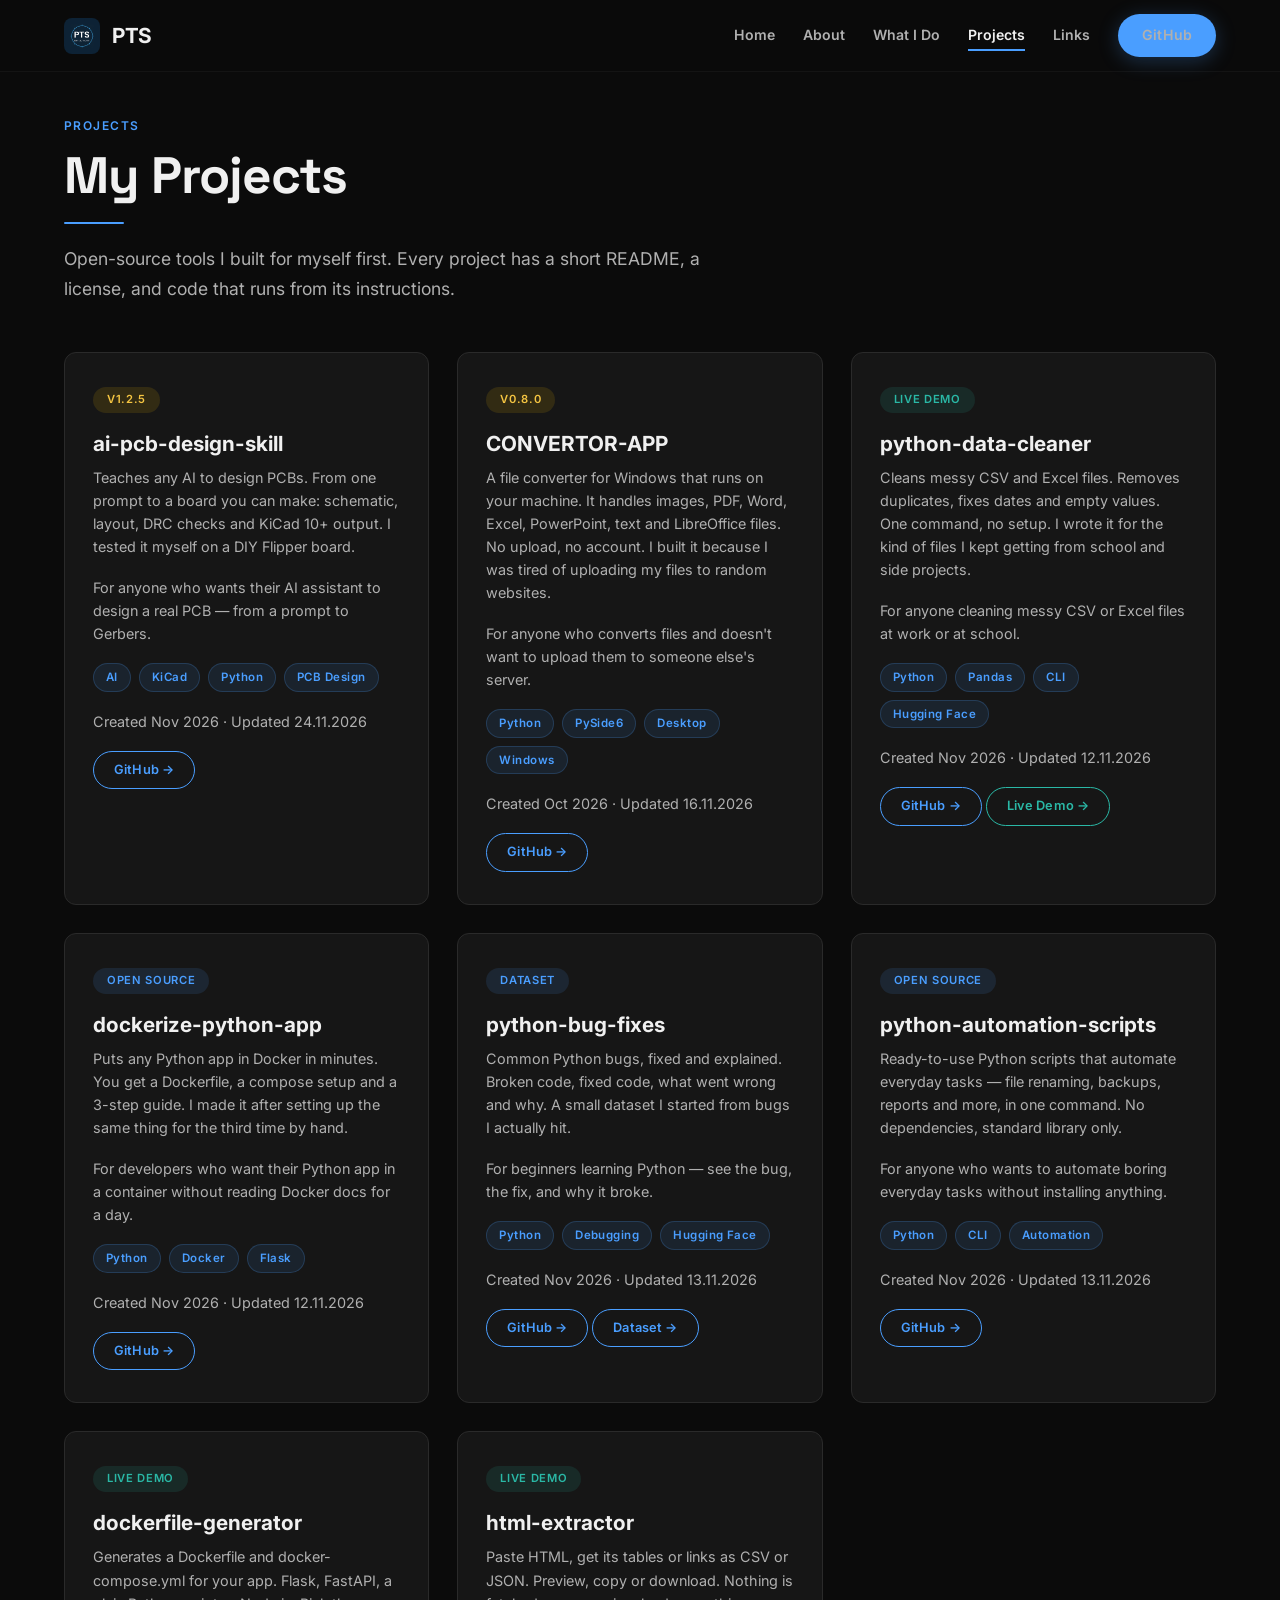
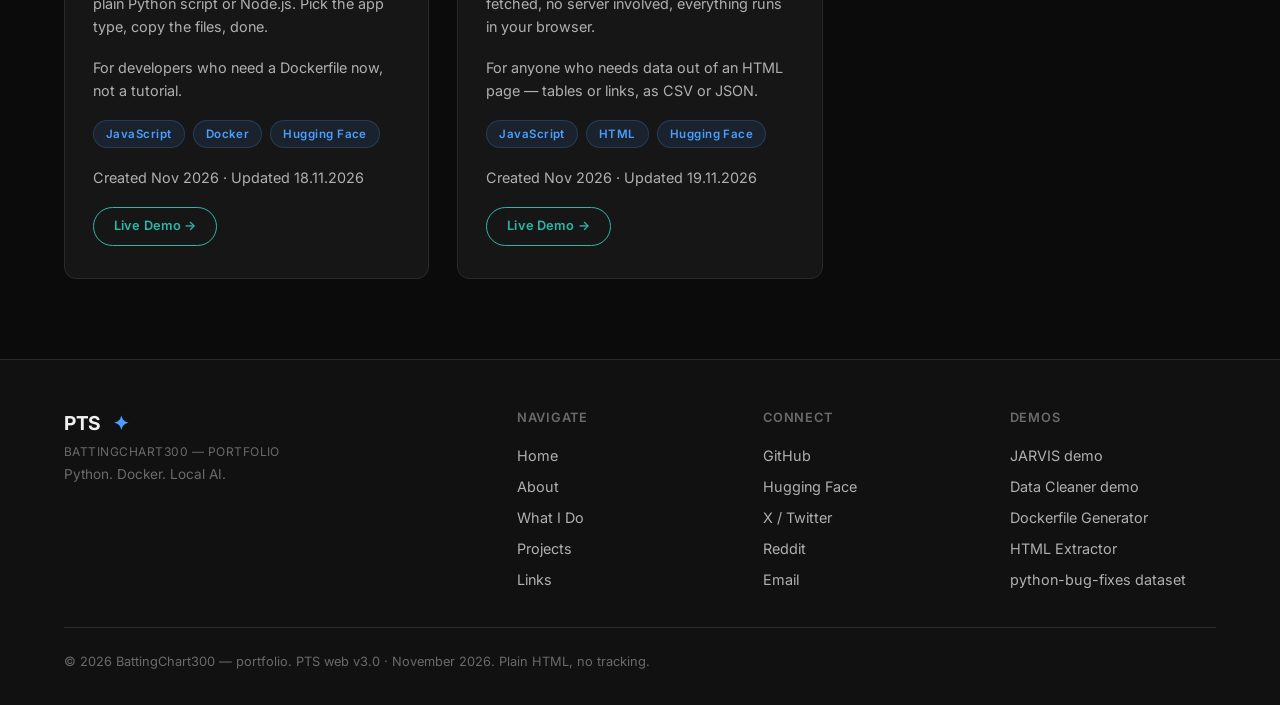
<file: projects.html>
<!DOCTYPE html>
<html lang="en">
<head>
    <meta charset="UTF-8" />
    <meta name="viewport" content="width=device-width, initial-scale=1.0" />
    <title>Projects — BattingChart300</title>
    <meta name="description" content="Open-source projects by BattingChart300." />
    <meta property="og:title" content="Projects — BattingChart300" />
    <meta property="og:description" content="Open-source projects by BattingChart300." />
    <meta property="og:image" content="https://battingchart300.github.io/pts-profile-1000.png" />
    <meta property="og:type" content="website" />
    <meta property="og:url" content="https://battingchart300.github.io/projects.html" />
    <link rel="preconnect" href="https://fonts.googleapis.com" />
    <link rel="preconnect" href="https://fonts.gstatic.com" crossorigin />
    <link href="https://fonts.googleapis.com/css2?family=Inter:opsz,wght@14..32,300;14..32,400;14..32,500;14..32,600;14..32,700;14..32,800&family=Space+Grotesk:wght@500;600;700&display=swap" rel="stylesheet" />
    <link rel="stylesheet" href="style.css" />
    <link rel="icon" type="image/png" href="pts-profile-1000.png" />
    <noscript><style>.reveal{opacity:1 !important;transform:none !important}</style></noscript>
</head>
<body>
    <!-- HEADER (Projects active) -->
    <header class="header" id="header">
        <div class="header-inner">
            <a href="index.html" class="logo" aria-label="PTS Home">
                <img src="pts-profile-1000.png" alt="PTS logo" class="logo-img" />
                PTS
            </a>

            <nav class="nav" id="nav" role="navigation" aria-label="Main navigation">
                <a href="index.html" data-nav>Home</a>
                <a href="about.html" data-nav>About</a>
                <a href="what-i-do.html" data-nav>What I Do</a>
                <a href="projects.html" class="active" data-nav>Projects</a>
                <a href="links.html" data-nav>Links</a>
                <a href="https://github.com/Battingchart300" target="_blank" rel="noopener noreferrer" class="btn btn-primary btn-sm nav-cta">GitHub</a>
            </nav>

            <button class="hamburger" id="hamburger" aria-label="Toggle navigation menu" aria-expanded="false">
                <span></span>
                <span></span>
                <span></span>
            </button>
        </div>
    </header>

    <!-- ═══════════ PROJECTS PAGE ═══════════ -->
    <section id="projects-full" style="padding-top: calc(var(--header-height) + 40px);">
        <div class="container">
            <div class="section-header reveal">
                <span class="section-label">Projects</span>
                <h2 class="section-title">My Projects</h2>
                <div class="section-divider"></div>
                <p class="section-sub">
                    Open-source tools I built for myself first. Every project has a short README, a license, and code that runs from its instructions.
                </p>
            </div>

            <div class="projects-page-grid">
                <div class="project-card reveal reveal-delay-1">
                    <span class="badge dev">v1.2.5</span>
                    <h3>ai-pcb-design-skill</h3>
                    <p>
                        Teaches any AI to design PCBs. From one prompt to a board you can make: schematic, layout, DRC checks and KiCad 10+ output. I tested it myself on a DIY Flipper board.
                    </p>
                    <p class="project-for">For anyone who wants their AI assistant to design a real PCB — from a prompt to Gerbers.</p>
                    <div class="tech-tags">
                        <span class="tech-tag">AI</span>
                        <span class="tech-tag">KiCad</span>
                        <span class="tech-tag">Python</span>
                        <span class="tech-tag">PCB Design</span>
                    </div>
                    <p class="project-date">Created Nov 2026 · Updated 24.11.2026</p>
                    <a href="https://github.com/Battingchart300/ai-pcb-design-skill" target="_blank" rel="noopener noreferrer" class="btn btn-outline-accent btn-sm">GitHub →</a>
                </div>
                <div class="project-card reveal reveal-delay-1">
                    <span class="badge dev">v0.8.0</span>
                    <h3>CONVERTOR-APP</h3>
                    <p>
                        A file converter for Windows that runs on your machine. It handles images, PDF, Word, Excel, PowerPoint, text and LibreOffice files. No upload, no account. I built it because I was tired of uploading my files to random websites.
                    </p>
                    <p class="project-for">For anyone who converts files and doesn't want to upload them to someone else's server.</p>
                    <div class="tech-tags">
                        <span class="tech-tag">Python</span>
                        <span class="tech-tag">PySide6</span>
                        <span class="tech-tag">Desktop</span>
                        <span class="tech-tag">Windows</span>
                    </div>
                    <p class="project-date">Created Oct 2026 · Updated 16.11.2026</p>
                    <a href="https://github.com/Battingchart300/CONVERTOR-APP" target="_blank" rel="noopener noreferrer" class="btn btn-outline-accent btn-sm">GitHub →</a>
                </div>
                <div class="project-card reveal reveal-delay-2">
                    <span class="badge demo">Live Demo</span>
                    <h3>python-data-cleaner</h3>
                    <p>
                        Cleans messy CSV and Excel files. Removes duplicates, fixes dates and empty values. One command, no setup. I wrote it for the kind of files I kept getting from school and side projects.
                    </p>
                    <p class="project-for">For anyone cleaning messy CSV or Excel files at work or at school.</p>
                    <div class="tech-tags">
                        <span class="tech-tag">Python</span>
                        <span class="tech-tag">Pandas</span>
                        <span class="tech-tag">CLI</span>
                        <span class="tech-tag">Hugging Face</span>
                    </div>
                    <p class="project-date">Created Nov 2026 · Updated 12.11.2026</p>
                    <a href="https://github.com/Battingchart300/python-data-cleaner" target="_blank" rel="noopener noreferrer" class="btn btn-outline-accent btn-sm">GitHub →</a>
                    <a href="https://huggingface.co/spaces/Battingchart300/python-data-cleaner" target="_blank" rel="noopener noreferrer" class="btn btn-demo btn-sm">Live Demo →</a>
                </div>
                <div class="project-card reveal reveal-delay-3">
                    <span class="badge">Open Source</span>
                    <h3>dockerize-python-app</h3>
                    <p>
                        Puts any Python app in Docker in minutes. You get a Dockerfile, a compose setup and a 3-step guide. I made it after setting up the same thing for the third time by hand.
                    </p>
                    <p class="project-for">For developers who want their Python app in a container without reading Docker docs for a day.</p>
                    <div class="tech-tags">
                        <span class="tech-tag">Python</span>
                        <span class="tech-tag">Docker</span>
                        <span class="tech-tag">Flask</span>
                    </div>
                    <p class="project-date">Created Nov 2026 · Updated 12.11.2026</p>
                    <a href="https://github.com/Battingchart300/dockerize-python-app" target="_blank" rel="noopener noreferrer" class="btn btn-outline-accent btn-sm">GitHub →</a>
                </div>
                <div class="project-card reveal reveal-delay-4">
                    <span class="badge">Dataset</span>
                    <h3>python-bug-fixes</h3>
                    <p>
                        Common Python bugs, fixed and explained. Broken code, fixed code, what went wrong and why. A small dataset I started from bugs I actually hit.
                    </p>
                    <p class="project-for">For beginners learning Python — see the bug, the fix, and why it broke.</p>
                    <div class="tech-tags">
                        <span class="tech-tag">Python</span>
                        <span class="tech-tag">Debugging</span>
                        <span class="tech-tag">Hugging Face</span>
                    </div>
                    <p class="project-date">Created Nov 2026 · Updated 13.11.2026</p>
                    <a href="https://github.com/Battingchart300/python-bug-fixes" target="_blank" rel="noopener noreferrer" class="btn btn-outline-accent btn-sm">GitHub →</a>
                    <a href="https://huggingface.co/datasets/Battingchart300/python-bug-fixes" target="_blank" rel="noopener noreferrer" class="btn btn-outline-accent btn-sm">Dataset →</a>
                </div>
                <div class="project-card reveal reveal-delay-5">
                    <span class="badge">Open Source</span>
                    <h3>python-automation-scripts</h3>
                    <p>
                        Ready-to-use Python scripts that automate everyday tasks — file renaming, backups, reports and more, in one command. No dependencies, standard library only.
                    </p>
                    <p class="project-for">For anyone who wants to automate boring everyday tasks without installing anything.</p>
                    <div class="tech-tags">
                        <span class="tech-tag">Python</span>
                        <span class="tech-tag">CLI</span>
                        <span class="tech-tag">Automation</span>
                    </div>
                    <p class="project-date">Created Nov 2026 · Updated 13.11.2026</p>
                    <a href="https://github.com/Battingchart300/python-automation-scripts" target="_blank" rel="noopener noreferrer" class="btn btn-outline-accent btn-sm">GitHub →</a>
                </div>
                <div class="project-card reveal reveal-delay-5">
                    <span class="badge demo">Live Demo</span>
                    <h3>dockerfile-generator</h3>
                    <p>
                        Generates a Dockerfile and docker-compose.yml for your app. Flask, FastAPI, a plain Python script or Node.js. Pick the app type, copy the files, done.
                    </p>
                    <p class="project-for">For developers who need a Dockerfile now, not a tutorial.</p>
                    <div class="tech-tags">
                        <span class="tech-tag">JavaScript</span>
                        <span class="tech-tag">Docker</span>
                        <span class="tech-tag">Hugging Face</span>
                    </div>
                    <p class="project-date">Created Nov 2026 · Updated 18.11.2026</p>
                    <a href="https://huggingface.co/spaces/Battingchart300/dockerfile-generator" target="_blank" rel="noopener noreferrer" class="btn btn-demo btn-sm">Live Demo →</a>
                </div>
                <div class="project-card reveal reveal-delay-6">
                    <span class="badge demo">Live Demo</span>
                    <h3>html-extractor</h3>
                    <p>
                        Paste HTML, get its tables or links as CSV or JSON. Preview, copy or download. Nothing is fetched, no server involved, everything runs in your browser.
                    </p>
                    <p class="project-for">For anyone who needs data out of an HTML page — tables or links, as CSV or JSON.</p>
                    <div class="tech-tags">
                        <span class="tech-tag">JavaScript</span>
                        <span class="tech-tag">HTML</span>
                        <span class="tech-tag">Hugging Face</span>
                    </div>
                    <p class="project-date">Created Nov 2026 · Updated 19.11.2026</p>
                    <a href="https://huggingface.co/spaces/Battingchart300/html-extractor" target="_blank" rel="noopener noreferrer" class="btn btn-demo btn-sm">Live Demo →</a>
                </div>
            </div>
        </div>
    </section>

    <!-- FOOTER -->
    <footer class="footer">
        <div class="container">
            <div class="footer-grid">
                <div class="footer-brand">
                    <div class="logo">PTS <span>✦</span></div>
                    <div class="full-name">BattingChart300 — Portfolio</div>
                    <div class="tagline">Python. Docker. Local AI.</div>
                </div>
                <div class="footer-col">
                    <h5>Navigate</h5>
                    <a href="index.html">Home</a>
                    <a href="about.html">About</a>
                    <a href="what-i-do.html">What I Do</a>
                    <a href="projects.html">Projects</a>
                    <a href="links.html">Links</a>
                </div>
                <div class="footer-col">
                    <h5>Connect</h5>
                    <a href="https://github.com/Battingchart300" target="_blank" rel="noopener noreferrer">GitHub</a>
                    <a href="https://huggingface.co/Battingchart300" target="_blank" rel="noopener noreferrer">Hugging Face</a>
                    <a href="https://x.com/BattingChart300" target="_blank" rel="noopener noreferrer">X / Twitter</a>
                    <a href="https://www.reddit.com/user/BattingChart300/" target="_blank" rel="noopener noreferrer">Reddit</a>
                    <a href="mailto:BattingChart300-portfolio@hotmail.com">Email</a>
                </div>
                <div class="footer-col">
                    <h5>Demos</h5>
                    <a href="https://huggingface.co/spaces/Battingchart300/jarvis-PTS-comporatione-demo" target="_blank" rel="noopener noreferrer">JARVIS demo</a>
                    <a href="https://huggingface.co/spaces/Battingchart300/python-data-cleaner" target="_blank" rel="noopener noreferrer">Data Cleaner demo</a>
                    <a href="https://huggingface.co/spaces/Battingchart300/dockerfile-generator" target="_blank" rel="noopener noreferrer">Dockerfile Generator</a>
                    <a href="https://huggingface.co/spaces/Battingchart300/html-extractor" target="_blank" rel="noopener noreferrer">HTML Extractor</a>
                    <a href="https://huggingface.co/datasets/Battingchart300/python-bug-fixes" target="_blank" rel="noopener noreferrer">python-bug-fixes dataset</a>
                </div>
            </div>
            <div class="footer-bottom">
                <span>&copy; 2026 BattingChart300 — portfolio. PTS web v3.0 · November 2026. Plain HTML, no tracking.</span>
            </div>
        </div>
    </footer>

    <script src="script.js"></script>
</body>
</html>
</file>
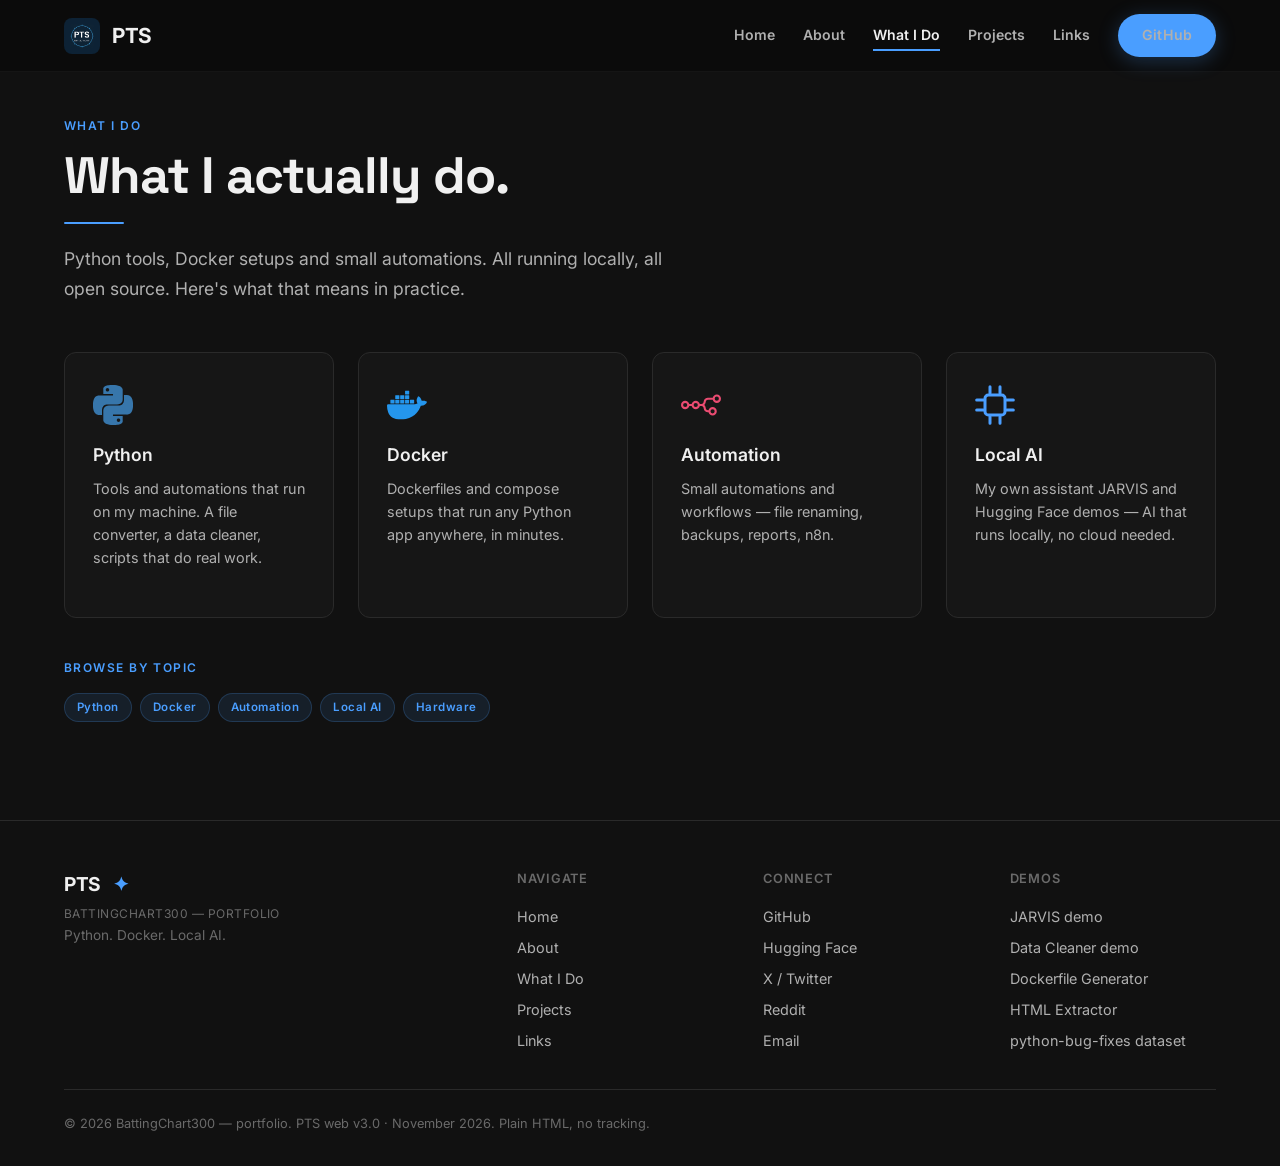
<file: what-i-do.html>
<!DOCTYPE html>
<html lang="en">
<head>
    <meta charset="UTF-8" />
    <meta name="viewport" content="width=device-width, initial-scale=1.0" />
    <title>What I Do — BattingChart300</title>
    <meta name="description" content="What BattingChart300 does — Python, Docker, automation and local AI." />
    <meta property="og:title" content="What I Do — BattingChart300" />
    <meta property="og:description" content="What BattingChart300 does — Python, Docker, automation and local AI." />
    <meta property="og:image" content="https://battingchart300.github.io/pts-profile-1000.png" />
    <meta property="og:type" content="website" />
    <meta property="og:url" content="https://battingchart300.github.io/what-i-do.html" />
    <link rel="preconnect" href="https://fonts.googleapis.com" />
    <link rel="preconnect" href="https://fonts.gstatic.com" crossorigin />
    <link href="https://fonts.googleapis.com/css2?family=Inter:opsz,wght@14..32,300;14..32,400;14..32,500;14..32,600;14..32,700;14..32,800&family=Space+Grotesk:wght@500;600;700&display=swap" rel="stylesheet" />
    <link rel="stylesheet" href="style.css" />
    <link rel="icon" type="image/png" href="pts-profile-1000.png" />
    <noscript><style>.reveal{opacity:1 !important;transform:none !important}</style></noscript>
</head>
<body>
    <!-- HEADER (What I Do active) -->
    <header class="header" id="header">
        <div class="header-inner">
            <a href="index.html" class="logo" aria-label="PTS Home">
                <img src="pts-profile-1000.png" alt="PTS logo" class="logo-img" />
                PTS
            </a>

            <nav class="nav" id="nav" role="navigation" aria-label="Main navigation">
                <a href="index.html" data-nav>Home</a>
                <a href="about.html" data-nav>About</a>
                <a href="what-i-do.html" class="active" data-nav>What I Do</a>
                <a href="projects.html" data-nav>Projects</a>
                <a href="links.html" data-nav>Links</a>
                <a href="https://github.com/Battingchart300" target="_blank" rel="noopener noreferrer" class="btn btn-primary btn-sm nav-cta">GitHub</a>
            </nav>

            <button class="hamburger" id="hamburger" aria-label="Toggle navigation menu" aria-expanded="false">
                <span></span>
                <span></span>
                <span></span>
            </button>
        </div>
    </header>

    <!-- ═══════════ WHAT I DO ═══════════ -->
    <section class="bg-elevated" id="what-we-do" style="padding-top: calc(var(--header-height) + 40px);">
        <div class="container">
            <div class="section-header reveal">
                <span class="section-label">What I Do</span>
                <h2 class="section-title">What I actually do.</h2>
                <div class="section-divider"></div>
                <p class="section-sub">
                    Python tools, Docker setups and small automations. All running locally, all open source. Here's what that means in practice.
                </p>
            </div>

            <div class="services-grid">
                <div class="service-card reveal reveal-delay-1">
                    <img src="logo-python.svg" alt="Python logo" class="service-logo" />
                    <h3>Python</h3>
                    <p>Tools and automations that run on my machine. A file converter, a data cleaner, scripts that do real work.</p>
                </div>
                <div class="service-card reveal reveal-delay-2">
                    <img src="logo-docker.svg" alt="Docker logo" class="service-logo" />
                    <h3>Docker</h3>
                    <p>Dockerfiles and compose setups that run any Python app anywhere, in minutes.</p>
                </div>
                <div class="service-card reveal reveal-delay-3">
                    <img src="logo-n8n.svg" alt="n8n logo" class="service-logo" />
                    <h3>Automation</h3>
                    <p>Small automations and workflows — file renaming, backups, reports, n8n.</p>
                </div>
                <div class="service-card reveal reveal-delay-4">
                    <svg class="service-logo" viewBox="0 0 24 24" fill="none" stroke="#4a9eff" stroke-width="1.8" stroke-linecap="round" aria-label="Local AI"><rect x="6" y="6" width="12" height="12" rx="2"/><path d="M9 1v4M15 1v4M9 19v4M15 19v4M1 9h4M1 15h4M19 9h4M19 15h4"/></svg>
                    <h3>Local AI</h3>
                    <p>My own assistant JARVIS and Hugging Face demos — AI that runs locally, no cloud needed.</p>
                </div>
            </div>

            <div class="topics-crossroads reveal">
                <span class="section-label">Browse by topic</span>
                <div class="tech-tags topics-tags">
                    <a href="projects.html" class="tech-tag">Python</a>
                    <a href="projects.html" class="tech-tag">Docker</a>
                    <a href="projects.html" class="tech-tag">Automation</a>
                    <a href="projects.html" class="tech-tag">Local AI</a>
                    <a href="projects.html" class="tech-tag">Hardware</a>
                </div>
            </div>
        </div>
    </section>


    <!-- ═══════════ FOOTER ═══════════ -->
    <footer class="footer">
        <div class="container">
            <div class="footer-grid">
                <div class="footer-brand">
                    <div class="logo">PTS <span>✦</span></div>
                    <div class="full-name">BattingChart300 — Portfolio</div>
                    <div class="tagline">Python. Docker. Local AI.</div>
                </div>
                <div class="footer-col">
                    <h5>Navigate</h5>
                    <a href="index.html">Home</a>
                    <a href="about.html">About</a>
                    <a href="what-i-do.html">What I Do</a>
                    <a href="projects.html">Projects</a>
                    <a href="links.html">Links</a>
                </div>
                <div class="footer-col">
                    <h5>Connect</h5>
                    <a href="https://github.com/Battingchart300" target="_blank" rel="noopener noreferrer">GitHub</a>
                    <a href="https://huggingface.co/Battingchart300" target="_blank" rel="noopener noreferrer">Hugging Face</a>
                    <a href="https://x.com/BattingChart300" target="_blank" rel="noopener noreferrer">X / Twitter</a>
                    <a href="https://www.reddit.com/user/BattingChart300/" target="_blank" rel="noopener noreferrer">Reddit</a>
                    <a href="mailto:BattingChart300-portfolio@hotmail.com">Email</a>
                </div>
                <div class="footer-col">
                    <h5>Demos</h5>
                    <a href="https://huggingface.co/spaces/Battingchart300/jarvis-PTS-comporatione-demo" target="_blank" rel="noopener noreferrer">JARVIS demo</a>
                    <a href="https://huggingface.co/spaces/Battingchart300/python-data-cleaner" target="_blank" rel="noopener noreferrer">Data Cleaner demo</a>
                    <a href="https://huggingface.co/spaces/Battingchart300/dockerfile-generator" target="_blank" rel="noopener noreferrer">Dockerfile Generator</a>
                    <a href="https://huggingface.co/spaces/Battingchart300/html-extractor" target="_blank" rel="noopener noreferrer">HTML Extractor</a>
                    <a href="https://huggingface.co/datasets/Battingchart300/python-bug-fixes" target="_blank" rel="noopener noreferrer">python-bug-fixes dataset</a>
                </div>
            </div>
            <div class="footer-bottom">
                <span>&copy; 2026 BattingChart300 — portfolio. PTS web v3.0 · November 2026. Plain HTML, no tracking.</span>
            </div>
        </div>
    </footer>

    <script src="script.js"></script>
</body>
</html>
</file>
<file: style.css>
/* ───────────── RESET & BASE ───────────── */
*,
*::before,
*::after {
    margin: 0;
    padding: 0;
    box-sizing: border-box;
}

:root {
    --bg-primary: #0b0b0b;
    --bg-secondary: #111111;
    --bg-card: #161616;
    --bg-card-hover: #1c1c1c;
    --bg-elevated: #1e1e1e;
    --border-subtle: #2a2a2a;
    --text-primary: #f0f0f0;
    --text-secondary: #b0b0b0;
    --text-muted: #6a6a6a;
    --accent: #4a9eff;
    --accent-dim: #1a3a6a;
    --accent-demo: #2AB8A6;
    --accent-glow: rgba(74, 158, 255, 0.08);
    --radius: 12px;
    --radius-lg: 20px;
    --transition: 0.35s cubic-bezier(0.25, 0.46, 0.45, 0.94);
    --font: 'Inter', -apple-system, BlinkMacSystemFont, 'Segoe UI', sans-serif;
    --font-display: 'Space Grotesk', 'Inter', -apple-system, BlinkMacSystemFont, 'Segoe UI', sans-serif;
    --font-mono: 'JetBrains Mono', ui-monospace, 'SF Mono', Menlo, Consolas, monospace;
    --max-width: 1200px;
    --header-height: 72px;
}

html {
    scroll-behavior: smooth;
    -webkit-font-smoothing: antialiased;
    -moz-osx-font-smoothing: grayscale;
}

body {
    font-family: var(--font);
    background-color: var(--bg-primary);
    color: var(--text-primary);
    line-height: 1.6;
    overflow-x: hidden;
}

a {
    color: var(--text-primary);
    text-decoration: none;
    transition: color var(--transition);
}

a:hover {
    color: var(--accent);
}

img {
    max-width: 100%;
    display: block;
}

h1,
h2 {
    font-family: var(--font-display);
}

.container {
    max-width: var(--max-width);
    margin: 0 auto;
    padding: 0 24px;
}

/* ───────────── SCROLLBAR ───────────── */
::-webkit-scrollbar {
    width: 6px;
    height: 6px;
}
::-webkit-scrollbar-track {
    background: var(--bg-primary);
}
::-webkit-scrollbar-thumb {
    background: var(--border-subtle);
    border-radius: 10px;
}
::-webkit-scrollbar-thumb:hover {
    background: var(--accent);
}

/* ───────────── UTILITY ───────────── */
.section-label {
    font-size: 0.75rem;
    font-weight: 600;
    letter-spacing: 0.12em;
    text-transform: uppercase;
    color: var(--accent);
    margin-bottom: 12px;
    display: inline-block;
}

.section-title {
    font-size: clamp(2rem, 4vw, 3.2rem);
    font-weight: 700;
    line-height: 1.15;
    letter-spacing: -0.02em;
    margin-bottom: 16px;
}

.section-sub {
    font-size: 1.1rem;
    color: var(--text-secondary);
    max-width: 640px;
    line-height: 1.7;
}

.text-center {
    text-align: center;
}
.mx-auto {
    margin-left: auto;
    margin-right: auto;
}

/* ───────────── BUTTONS ───────────── */
.btn {
    display: inline-flex;
    align-items: center;
    justify-content: center;
    padding: 14px 32px;
    border-radius: 50px;
    font-family: var(--font);
    font-size: 0.95rem;
    font-weight: 600;
    border: none;
    cursor: pointer;
    transition: all var(--transition);
    text-decoration: none;
    gap: 8px;
    letter-spacing: 0.01em;
}

.btn-primary {
    background: var(--accent);
    color: #fff;
    box-shadow: 0 4px 20px rgba(74, 158, 255, 0.25);
}
.btn-primary:hover {
    background: #3a8aee;
    transform: translateY(-2px);
    box-shadow: 0 8px 30px rgba(74, 158, 255, 0.35);
    color: #fff;
}

.btn-secondary {
    background: transparent;
    color: var(--text-primary);
    border: 1.5px solid var(--border-subtle);
}
.btn-secondary:hover {
    background: rgba(255, 255, 255, 0.04);
    border-color: var(--text-secondary);
    transform: translateY(-2px);
    color: var(--text-primary);
}

.btn-demo {
    background: transparent;
    color: var(--accent-demo);
    border: 1.5px solid var(--accent-demo);
}
.btn-demo:hover {
    background: var(--accent-demo);
    color: #fff;
    transform: translateY(-2px);
}
.btn-outline-accent {
    background: transparent;
    color: var(--accent);
    border: 1.5px solid var(--accent);
}
.btn-outline-accent:hover {
    background: var(--accent);
    color: #fff;
    transform: translateY(-2px);
}

.btn-sm {
    padding: 10px 24px;
    font-size: 0.85rem;
}

/* ───────────── HEADER / NAV ───────────── */
.header {
    position: fixed;
    top: 0;
    left: 0;
    width: 100%;
    height: var(--header-height);
    z-index: 1000;
    background: rgba(11, 11, 11, 0.85);
    backdrop-filter: blur(16px) saturate(1.2);
    border-bottom: 1px solid rgba(255, 255, 255, 0.04);
    transition: background var(--transition), border-color var(--transition);
}

.header-inner {
    display: flex;
    align-items: center;
    justify-content: space-between;
    height: 100%;
    max-width: var(--max-width);
    margin: 0 auto;
    padding: 0 24px;
}

.logo {
    display: flex;
    align-items: center;
    gap: 12px;
    font-weight: 700;
    font-size: 1.3rem;
    letter-spacing: -0.02em;
}
.logo span {
    color: var(--accent);
}
.logo-sub {
    font-size: 0.65rem;
    font-weight: 400;
    color: var(--text-muted);
    letter-spacing: 0.06em;
    text-transform: uppercase;
    display: none;
}
@media (min-width: 600px) {
    .logo-sub {
        display: inline;
    }
}

.nav {
    display: flex;
    align-items: center;
    gap: 28px;
}
.nav a {
    font-size: 0.88rem;
    font-weight: 600;
    color: var(--text-secondary);
    transition: color var(--transition);
    position: relative;
}
.nav a::after {
    content: '';
    position: absolute;
    bottom: -4px;
    left: 0;
    width: 0;
    height: 2px;
    background: var(--accent);
    transition: width var(--transition);
}
.nav a:hover {
    color: var(--text-primary);
}
.nav a:hover::after {
    width: 100%;
}
.nav a.active {
    color: var(--text-primary);
}
.nav a.active::after {
    width: 100%;
}

.nav-cta {
    display: none;
}
@media (min-width: 768px) {
    .nav-cta {
        display: inline-flex;
    }
}

.hamburger {
    display: none;
    flex-direction: column;
    gap: 5px;
    background: none;
    border: none;
    cursor: pointer;
    padding: 4px;
}
.hamburger span {
    width: 26px;
    height: 2px;
    background: var(--text-primary);
    border-radius: 4px;
    transition: all var(--transition);
    transform-origin: center;
}
.hamburger.open span:nth-child(1) {
    transform: rotate(45deg) translate(5px, 5px);
}
.hamburger.open span:nth-child(2) {
    opacity: 0;
}
.hamburger.open span:nth-child(3) {
    transform: rotate(-45deg) translate(5px, -5px);
}

@media (max-width: 767px) {
    .hamburger {
        display: flex;
    }
    .nav {
        position: fixed;
        top: var(--header-height);
        left: 0;
        width: 100%;
        flex-direction: column;
        align-items: center;
        gap: 20px;
        padding: 32px 24px 40px;
        background: rgba(11, 11, 11, 0.97);
        backdrop-filter: blur(20px);
        border-bottom: 1px solid var(--border-subtle);
        transform: translateY(-120%);
        transition: transform 0.4s cubic-bezier(0.25, 0.46, 0.45, 0.94);
        pointer-events: none;
    }
    .nav.open {
        transform: translateY(0);
        pointer-events: all;
    }
    .nav a {
        font-size: 1.1rem;
    }
    .nav-cta {
        display: inline-flex;
        margin-top: 8px;
    }
}

/* ───────────── HERO ───────────── */
.hero {
    padding: calc(var(--header-height) + 60px) 0 80px;
    min-height: 100vh;
    min-height: 100svh;
    display: flex;
    align-items: center;
    position: relative;
    overflow: hidden;
}

.hero-grid {
    display: grid;
    grid-template-columns: 1fr 1fr;
    gap: 60px;
    align-items: center;
}

.hero-content h1 {
    font-size: clamp(2.8rem, 7vw, 5rem);
    font-weight: 800;
    line-height: 1.05;
    letter-spacing: -0.03em;
    margin-bottom: 20px;
    overflow-wrap: anywhere;
}
.hero-content h1 .highlight {
    color: var(--accent);
    font-family: var(--font-mono);
    letter-spacing: -0.01em;
}
.hero-content p {
    font-size: 1.15rem;
    color: var(--text-secondary);
    max-width: 480px;
    line-height: 1.8;
    margin-bottom: 36px;
}
.hero-buttons {
    display: flex;
    flex-wrap: wrap;
    gap: 16px;
}

.hero-visual {
    display: flex;
    align-items: center;
    justify-content: center;
    position: relative;
}

@media (max-width: 900px) {
    .hero-grid {
        grid-template-columns: minmax(0, 1fr);
        gap: 40px;
    }
    .hero-content {
        text-align: center;
    }
    .hero-content p {
        margin-left: auto;
        margin-right: auto;
    }
    .hero-buttons {
        justify-content: center;
    }
    .hero-visual {
        order: -1;
    }
}

@media (max-width: 480px) {
    .hero {
        padding-top: calc(var(--header-height) + 40px);
        min-height: auto;
    }
    .hero-content h1 {
        font-size: clamp(1.9rem, 9vw, 2.8rem);
    }
    .hero-buttons .btn {
        width: 100%;
        justify-content: center;
    }
}

/* ───────────── SECTIONS COMMON ───────────── */
section {
    padding: 80px 0;
}

.section-header {
    margin-bottom: 48px;
}
.section-header .section-title {
    margin-bottom: 12px;
}

.section-divider {
    width: 60px;
    height: 2px;
    background: var(--accent);
    margin: 16px 0 20px;
    border-radius: 4px;
}
.text-center .section-divider {
    margin: 16px auto 20px;
}

/* ───────────── WHAT WE DO ───────────── */
.services-grid {
    display: grid;
    grid-template-columns: repeat(auto-fit, minmax(240px, 1fr));
    gap: 24px;
}

.service-card {
    background: var(--bg-card);
    border-radius: var(--radius);
    padding: 32px 28px;
    border: 1px solid var(--border-subtle);
    transition: all var(--transition);
    cursor: default;
    position: relative;
    overflow: hidden;
}
.service-card::before {
    content: '';
    position: absolute;
    top: 0;
    left: 0;
    width: 100%;
    height: 2px;
    background: var(--accent);
    opacity: 0;
    transition: opacity var(--transition);
}
.service-card:hover {
    background: var(--bg-card-hover);
    border-color: var(--accent);
    transform: translateY(-4px);
}
.service-card:hover::before {
    opacity: 1;
}

.service-card .icon {
    font-size: 1.8rem;
    margin-bottom: 16px;
    display: block;
}
.service-card .service-logo {
    width: 40px;
    height: 40px;
    margin-bottom: 16px;
    display: block;
}
.service-card h3 {
    font-size: 1.1rem;
    font-weight: 600;
    margin-bottom: 8px;
}
.service-card p {
    font-size: 0.9rem;
    color: var(--text-secondary);
    line-height: 1.6;
    margin-bottom: 16px;
}
.service-card .learn-link {
    font-size: 0.85rem;
    font-weight: 500;
    color: var(--accent);
    display: inline-flex;
    align-items: center;
    gap: 6px;
    transition: gap var(--transition);
}
.service-card .learn-link:hover {
    gap: 12px;
    color: #6ab0ff;
}

/* ───────────── FEATURED PROJECTS ───────────── */
.projects-grid {
    display: grid;
    grid-template-columns: repeat(auto-fit, minmax(280px, 1fr));
    gap: 28px;
}

.project-card {
    background: var(--bg-card);
    border-radius: var(--radius);
    padding: 32px 28px;
    border: 1px solid var(--border-subtle);
    transition: all var(--transition);
    cursor: default;
}
.project-card:hover {
    background: var(--bg-card-hover);
    border-color: rgba(74, 158, 255, 0.2);
    transform: translateY(-4px);
}

.project-card .badge {
    display: inline-block;
    font-size: 0.7rem;
    font-weight: 600;
    letter-spacing: 0.06em;
    text-transform: uppercase;
    padding: 4px 14px;
    border-radius: 50px;
    background: rgba(74, 158, 255, 0.12);
    color: var(--accent);
    margin-bottom: 14px;
}
.project-card .badge.dev {
    background: rgba(255, 193, 7, 0.12);
    color: #f5c542;
}
.project-card .badge.demo {
    background: rgba(42, 184, 166, 0.12);
    color: var(--accent-demo);
}
.project-card h3 {
    font-size: 1.3rem;
    font-weight: 700;
    margin-bottom: 6px;
}
.project-card .project-category {
    font-size: 0.8rem;
    color: var(--text-muted);
    margin-bottom: 10px;
}
.project-card p {
    font-size: 0.9rem;
    color: var(--text-secondary);
    line-height: 1.6;
    margin-bottom: 18px;
}
.project-card .btn {
    padding: 8px 20px;
    font-size: 0.8rem;
}

/* ───────────── WHY PTS ───────────── */
.values-grid {
    display: grid;
    grid-template-columns: repeat(auto-fit, minmax(200px, 1fr));
    gap: 24px;
}

.value-item {
    background: var(--bg-card);
    border-radius: var(--radius);
    padding: 28px 24px;
    border: 1px solid var(--border-subtle);
    transition: all var(--transition);
}
.value-item:hover {
    border-color: rgba(74, 158, 255, 0.15);
    background: var(--bg-card-hover);
}
.value-item .num {
    font-size: 2rem;
    font-weight: 700;
    color: var(--accent);
    opacity: 0.3;
    margin-bottom: 8px;
    display: block;
}
.value-item h4 {
    font-size: 1.05rem;
    font-weight: 600;
    margin-bottom: 4px;
}
.value-item p {
    font-size: 0.9rem;
    color: var(--text-secondary);
    line-height: 1.5;
}

/* ───────────── CTA ───────────── */
.cta-section {
    background: var(--bg-secondary);
    border-top: 1px solid var(--border-subtle);
    border-bottom: 1px solid var(--border-subtle);
}
.cta-inner {
    display: flex;
    flex-direction: column;
    align-items: center;
    text-align: center;
    padding: 20px 0;
}
.cta-inner h2 {
    font-size: clamp(2rem, 4vw, 3rem);
    font-weight: 700;
    letter-spacing: -0.02em;
    margin-bottom: 12px;
}
.cta-inner p {
    font-size: 1.1rem;
    color: var(--text-secondary);
    max-width: 500px;
    margin-bottom: 32px;
}

/* ───────────── ABOUT PAGE ───────────── */
.about-grid {
    display: grid;
    grid-template-columns: 1fr 1fr;
    gap: 48px;
    margin-top: 16px;
}
.about-grid .content p {
    color: var(--text-secondary);
    line-height: 1.8;
    margin-bottom: 16px;
}
.team-placeholder {
    display: grid;
    grid-template-columns: repeat(auto-fit, minmax(200px, 1fr));
    gap: 24px;
    margin-top: 20px;
}
.team-card {
    background: var(--bg-card);
    border-radius: var(--radius);
    padding: 24px;
    border: 1px solid var(--border-subtle);
    text-align: center;
}
.team-card .avatar {
    width: 72px;
    height: 72px;
    border-radius: 50%;
    background: var(--bg-elevated);
    border: 2px solid var(--border-subtle);
    margin: 0 auto 12px;
    display: flex;
    align-items: center;
    justify-content: center;
    font-size: 1.8rem;
    font-weight: 300;
    color: var(--text-muted);
}
.team-card h4 {
    font-size: 1rem;
    font-weight: 600;
}
.team-card .role {
    font-size: 0.8rem;
    color: var(--text-muted);
}

@media (max-width: 768px) {
    .about-grid {
        grid-template-columns: 1fr;
        gap: 32px;
    }
}

/* ───────────── SERVICES PAGE ───────────── */
.service-detail-grid {
    display: grid;
    grid-template-columns: 1fr 1fr;
    gap: 28px;
}
.service-detail-card {
    background: var(--bg-card);
    border-radius: var(--radius);
    padding: 32px 28px;
    border: 1px solid var(--border-subtle);
    transition: all var(--transition);
}
.service-detail-card:hover {
    border-color: rgba(74, 158, 255, 0.15);
    background: var(--bg-card-hover);
}
.service-detail-card .icon {
    font-size: 1.6rem;
    margin-bottom: 12px;
    display: block;
}
.service-detail-card h3 {
    font-size: 1.1rem;
    font-weight: 600;
    margin-bottom: 6px;
}
.service-detail-card p {
    font-size: 0.9rem;
    color: var(--text-secondary);
    line-height: 1.6;
    margin-bottom: 12px;
}
.service-detail-card ul {
    list-style: none;
    padding: 0;
    margin-bottom: 18px;
}
.service-detail-card ul li {
    font-size: 0.85rem;
    color: var(--text-secondary);
    padding: 2px 0;
    padding-left: 20px;
    position: relative;
}
.service-detail-card ul li::before {
    content: '▹';
    position: absolute;
    left: 0;
    color: var(--accent);
    font-size: 0.8rem;
}

@media (max-width: 768px) {
    .service-detail-grid {
        grid-template-columns: 1fr;
    }
}

/* ───────────── PROJECTS PAGE ───────────── */
.projects-page-grid {
    display: grid;
    grid-template-columns: repeat(auto-fit, minmax(280px, 1fr));
    gap: 28px;
}

/* ───────────── CONTACT ───────────── */
.contact-section {
    padding: 60px 0 80px;
}
.contact-box {
    max-width: 580px;
    margin: 0 auto;
    background: var(--bg-card);
    border-radius: var(--radius-lg);
    padding: 48px 40px;
    border: 1px solid var(--border-subtle);
    text-align: center;
}
.contact-box .icon-big {
    font-size: 2.8rem;
    margin-bottom: 16px;
    display: block;
}
.contact-box h2 {
    font-size: 1.8rem;
    font-weight: 700;
    margin-bottom: 8px;
}
.contact-box p {
    color: var(--text-secondary);
    margin-bottom: 24px;
    font-size: 1rem;
}
.contact-box .email-display {
    font-size: 1.1rem;
    font-weight: 500;
    color: var(--text-primary);
    padding: 12px 20px;
    background: var(--bg-elevated);
    border-radius: var(--radius);
    border: 1px solid var(--border-subtle);
    display: inline-block;
    margin-bottom: 24px;
    word-break: break-all;
}
.contact-box .btn {
    min-width: 200px;
}

@media (max-width: 480px) {
    .contact-box {
        padding: 32px 20px;
    }
    .contact-box .email-display {
        font-size: 0.9rem;
        padding: 10px 16px;
    }
}

/* ───────────── FOOTER ───────────── */
.footer {
    background: var(--bg-secondary);
    border-top: 1px solid var(--border-subtle);
    padding: 48px 0 32px;
}
.footer-grid {
    display: grid;
    grid-template-columns: 2fr 1fr 1fr 1fr;
    gap: 40px;
    margin-bottom: 32px;
}
.footer-brand .logo {
    font-size: 1.2rem;
    margin-bottom: 4px;
}
.footer-brand .tagline {
    font-size: 0.85rem;
    color: var(--text-muted);
    margin-top: 2px;
}
.footer-brand .full-name {
    font-size: 0.75rem;
    color: var(--text-muted);
    letter-spacing: 0.04em;
    text-transform: uppercase;
    margin-top: 4px;
}
.footer-col h5 {
    font-size: 0.8rem;
    font-weight: 600;
    text-transform: uppercase;
    letter-spacing: 0.06em;
    color: var(--text-muted);
    margin-bottom: 12px;
}
.footer-col a {
    display: block;
    font-size: 0.9rem;
    color: var(--text-secondary);
    padding: 4px 0;
    transition: color var(--transition);
}
.footer-col a:hover {
    color: var(--text-primary);
}
.footer-col .email-link {
    color: var(--accent);
}
.footer-col .email-link:hover {
    color: #6ab0ff;
}

.footer-bottom {
    border-top: 1px solid var(--border-subtle);
    padding-top: 24px;
    display: flex;
    justify-content: space-between;
    align-items: center;
    flex-wrap: wrap;
    gap: 12px;
    font-size: 0.8rem;
    color: var(--text-muted);
}
.footer-bottom .legal-links {
    display: flex;
    gap: 20px;
}
.footer-bottom .legal-links a {
    color: var(--text-muted);
    font-size: 0.75rem;
    transition: color var(--transition);
}
.footer-bottom .legal-links a:hover {
    color: var(--text-secondary);
}

@media (max-width: 768px) {
    .footer-grid {
        grid-template-columns: 1fr 1fr;
        gap: 28px;
    }
    .footer-brand {
        grid-column: 1 / -1;
    }
}
@media (max-width: 480px) {
    .footer-grid {
        grid-template-columns: 1fr;
    }
    .footer-bottom {
        flex-direction: column;
        text-align: center;
    }
    .footer-bottom .legal-links {
        flex-wrap: wrap;
        justify-content: center;
    }
}

/* ───────────── SCROLL REVEAL ───────────── */
.reveal {
    opacity: 0;
    transform: translateY(30px);
    transition: opacity 0.7s ease, transform 0.7s ease;
}
.reveal.visible {
    opacity: 1;
    transform: translateY(0);
}
.reveal-delay-1 {
    transition-delay: 0.08s;
}
.reveal-delay-2 {
    transition-delay: 0.16s;
}
.reveal-delay-3 {
    transition-delay: 0.24s;
}
.reveal-delay-4 {
    transition-delay: 0.32s;
}

/* ───────────── MISC ───────────── */
.bg-elevated {
    background: var(--bg-secondary);
}

.inline-icon {
    display: inline-block;
    margin-right: 6px;
}

/* ───────────── RESPONSIVE FINE-TUNE ───────────── */
@media (max-width: 600px) {
    section {
        padding: 56px 0;
    }
    .section-header {
        margin-bottom: 32px;
    }
    .projects-grid,
    .services-grid,
    .values-grid {
        grid-template-columns: 1fr;
    }
    .projects-page-grid {
        grid-template-columns: 1fr;
    }
    .service-detail-grid {
        grid-template-columns: 1fr;
    }
    .team-placeholder {
        grid-template-columns: 1fr;
    }
}
/* ─── PTS profile logo ─── */
.logo-img {
    width: 36px;
    height: 36px;
    border-radius: 8px;
    flex-shrink: 0;
}
.hero-logo {
    width: 80px;
    height: 80px;
    border-radius: 50%;
}
.team-card .avatar-img {
    width: 72px;
    height: 72px;
    border-radius: 50%;
    object-fit: cover;
    margin: 0 auto 12px;
    display: block;
    border: 2px solid var(--border-subtle);
}
/* ───────────── REDUCED MOTION ───────────── */
@media (prefers-reduced-motion: reduce) {
    .reveal {
        opacity: 1;
        transform: none;
        transition: none;
    }
    * {
        animation: none !important;
        transition-duration: 0.01ms !important;
    }
}

/* ───────────── GITHUB STATS ───────────── */
.stats-section {
    padding: 40px 0;
    border-top: 1px solid var(--border-subtle);
}
.stats-strip {
    width: 100%;
    display: flex;
    align-items: center;
    justify-content: space-between;
    flex-wrap: wrap;
    gap: 16px 32px;
    background: var(--bg-card);
    border: 1px solid var(--border-subtle);
    border-radius: var(--radius);
    padding: 24px 32px;
    cursor: pointer;
    font-family: var(--font);
    color: var(--text-primary);
    transition: border-color var(--transition), background var(--transition);
}
.stats-strip:hover {
    border-color: rgba(74, 158, 255, 0.35);
    background: var(--bg-card-hover);
}
.stats-strip .stat {
    display: flex;
    flex-direction: column;
    align-items: flex-start;
    gap: 2px;
}
.stat-num {
    font-size: 1.9rem;
    font-weight: 800;
    line-height: 1.1;
    letter-spacing: -0.02em;
}
.stat-label {
    font-size: 0.8rem;
    color: var(--text-muted);
    text-transform: uppercase;
    letter-spacing: 0.08em;
}
.stats-expand {
    font-size: 0.9rem;
    font-weight: 600;
    color: var(--accent);
    white-space: nowrap;
}
.stats-table-wrap {
    margin-top: 16px;
    background: var(--bg-card);
    border: 1px solid var(--border-subtle);
    border-radius: var(--radius);
    overflow-x: auto;
}
.stats-table {
    width: 100%;
    border-collapse: collapse;
    font-size: 0.92rem;
}
.stats-table th,
.stats-table td {
    padding: 12px 20px;
    text-align: left;
    border-bottom: 1px solid var(--border-subtle);
    white-space: nowrap;
}
.stats-table th {
    font-size: 0.75rem;
    text-transform: uppercase;
    letter-spacing: 0.08em;
    color: var(--text-muted);
}
.stats-table tbody tr:last-child td {
    border-bottom: none;
}
.stats-table td a {
    font-weight: 600;
}
.stats-note {
    padding: 14px 20px;
    font-size: 0.82rem;
    color: var(--text-muted);
    border-top: 1px solid var(--border-subtle);
}
.stats-note a {
    color: var(--accent);
}
@media (max-width: 600px) {
    .stats-strip {
        padding: 20px;
    }
    .stat-num {
        font-size: 1.5rem;
    }
}

/* ───────────── TECH TAGS ───────────── */
.tech-tags {
    display: flex;
    flex-wrap: wrap;
    gap: 8px;
    margin-bottom: 18px;
}
.tech-tag {
    font-size: 0.72rem;
    font-weight: 600;
    letter-spacing: 0.04em;
    padding: 4px 12px;
    border-radius: 50px;
    background: rgba(74, 158, 255, 0.1);
    color: var(--accent);
    border: 1px solid rgba(74, 158, 255, 0.2);
}
/* Skills strip (Home) */
#skills {
    padding: 28px 0 8px;
}
.skills-strip {
    text-align: center;
}
.skills-strip .section-label {
    display: block;
    margin-bottom: 16px;
}
.skills-tags {
    justify-content: center;
    margin-bottom: 0;
}
.project-for {
    font-size: 0.92rem;
    color: var(--text-muted);
    margin-bottom: 12px;
}
.project-date {
    font-size: 0.82rem;
    color: var(--text-muted);
    margin-bottom: 12px;
}

/* ───────────── NOW BOX (Home, #2) ───────────── */
.now-box {
    background: var(--bg-card);
    border: 1px solid var(--border-subtle);
    border-radius: var(--radius);
    padding: 28px 32px;
    display: grid;
    gap: 18px;
}
.now-row {
    display: grid;
    grid-template-columns: 120px 1fr;
    gap: 8px 20px;
}
.now-label {
    font-size: 0.8rem;
    font-weight: 700;
    letter-spacing: 0.06em;
    text-transform: uppercase;
    color: var(--accent);
    padding-top: 3px;
}
.now-row p {
    color: var(--text-secondary);
    line-height: 1.6;
    margin: 0;
}
@media (max-width: 600px) {
    .now-row {
        grid-template-columns: 1fr;
    }
}

/* ───────────── WHAT'S NEW (Home, #5) ───────────── */
.news-list {
    list-style: none;
    padding: 0;
    margin: 0;
    display: grid;
    gap: 14px;
}
.news-list li {
    display: flex;
    flex-wrap: wrap;
    gap: 4px 16px;
    align-items: baseline;
}
.news-date {
    font-family: var(--font-mono);
    font-size: 0.85rem;
    color: var(--accent);
    white-space: nowrap;
}
.news-list p {
    color: var(--text-secondary);
    line-height: 1.6;
    margin: 0;
}

/* ───────────── TOPIC CROSSROADS (What I Do, #20) ───────────── */
.topics-crossroads {
    margin-top: 40px;
}
.topics-crossroads .section-label {
    display: block;
    margin-bottom: 16px;
}
.topics-tags a.tech-tag {
    text-decoration: none;
    transition: background var(--transition);
}
.topics-tags a.tech-tag:hover {
    background: rgba(74, 158, 255, 0.2);
}
</file>
